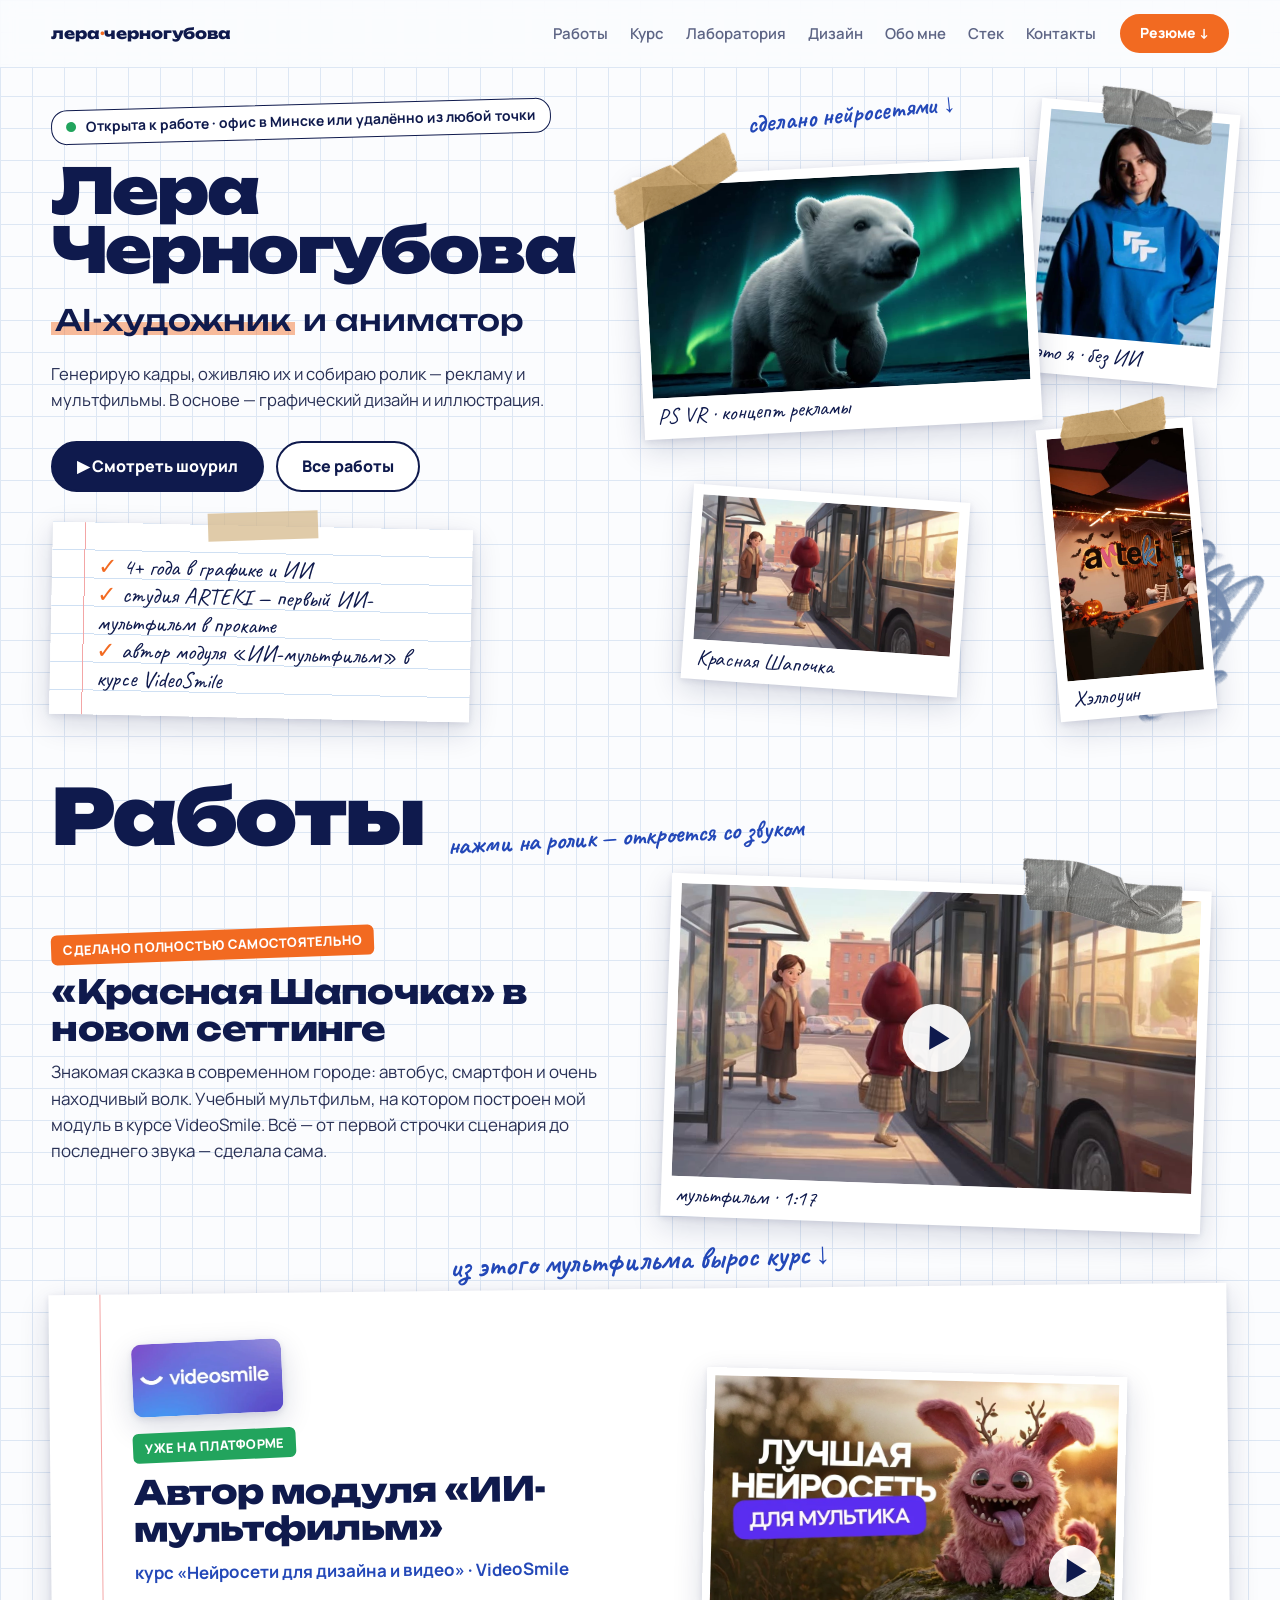
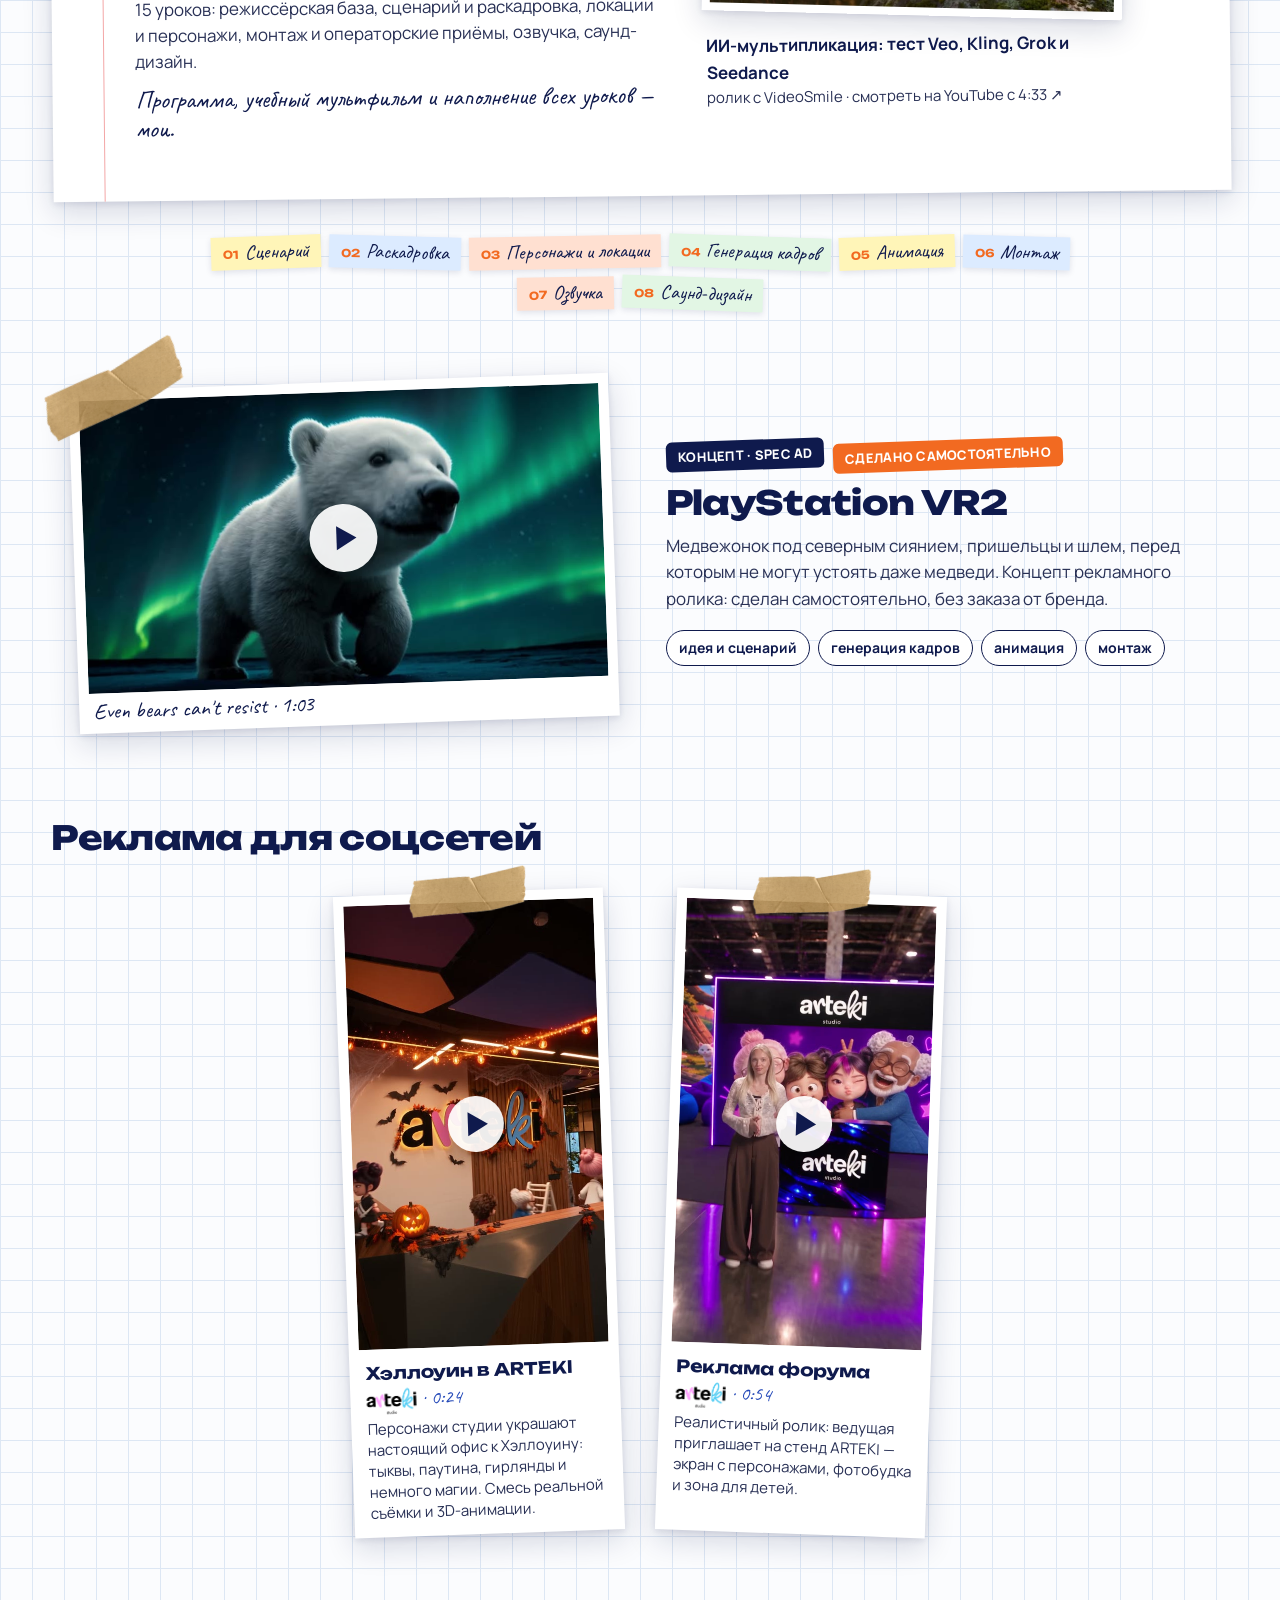
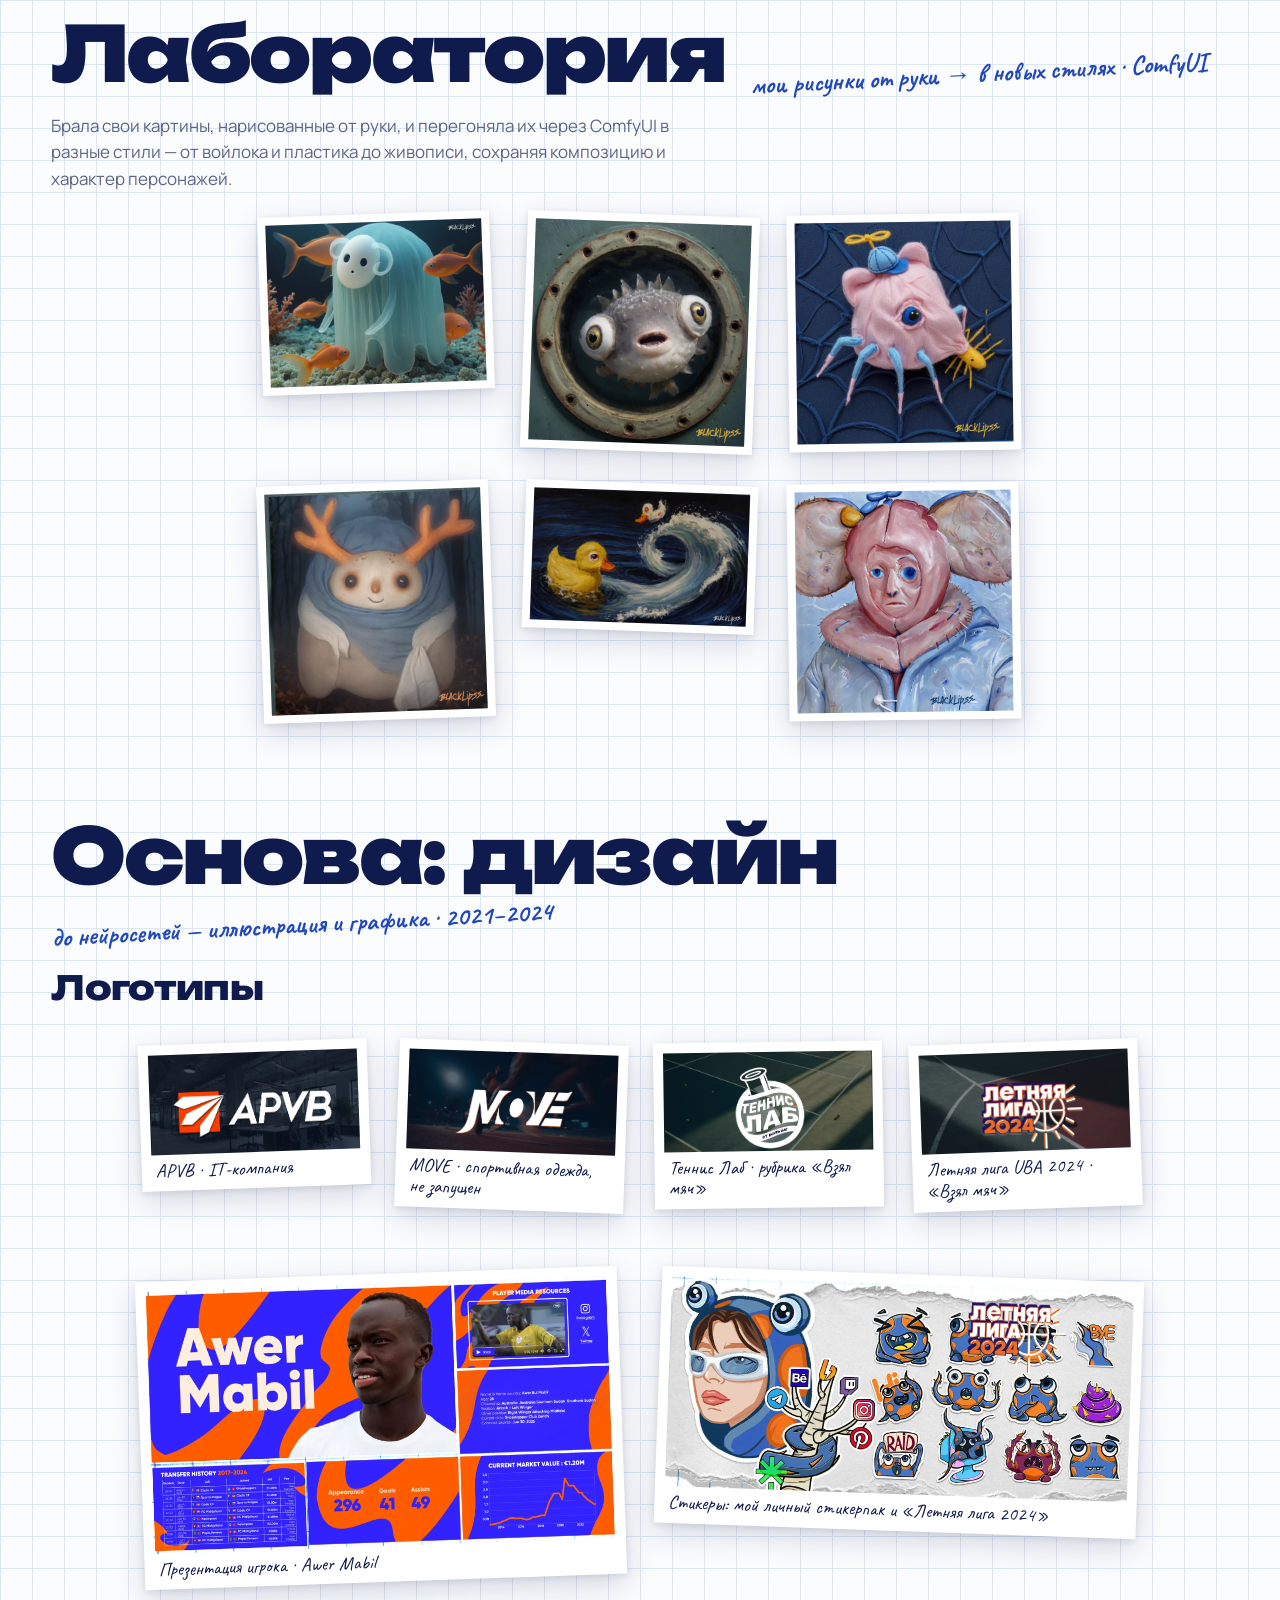
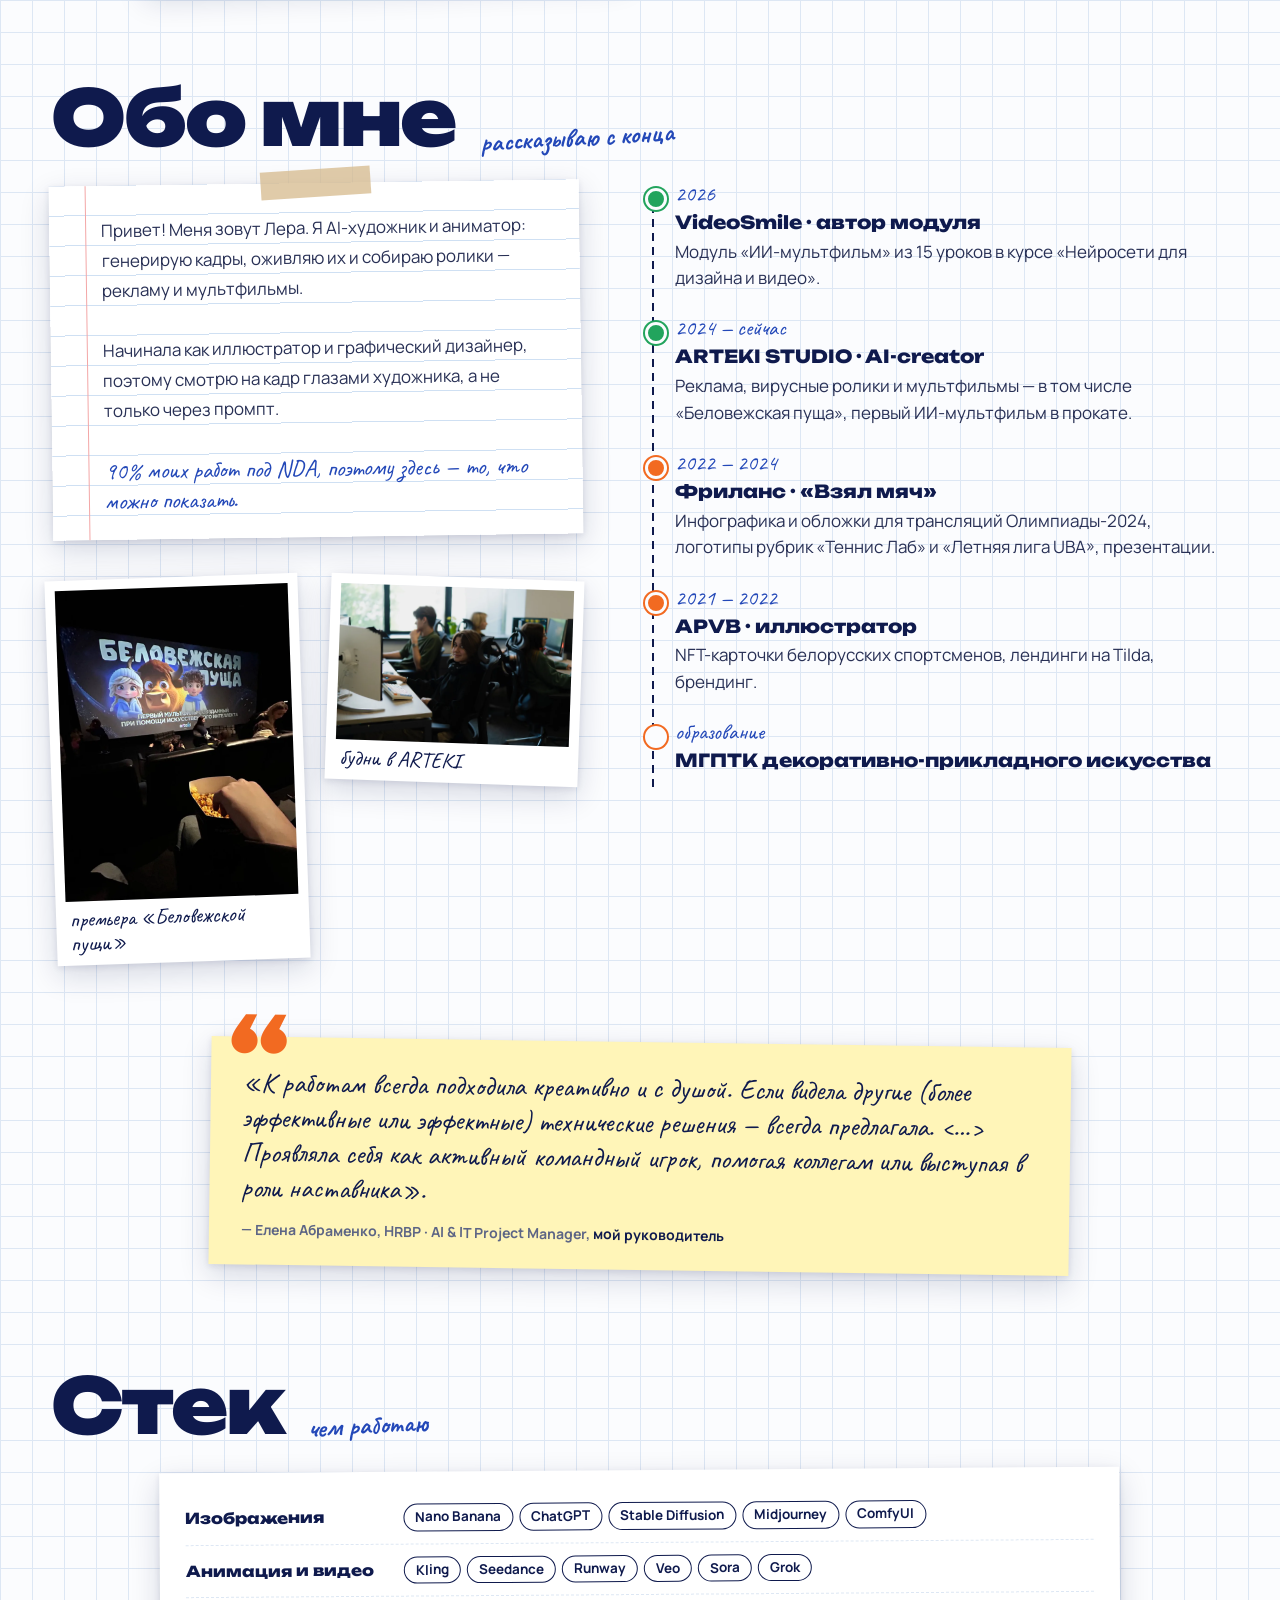
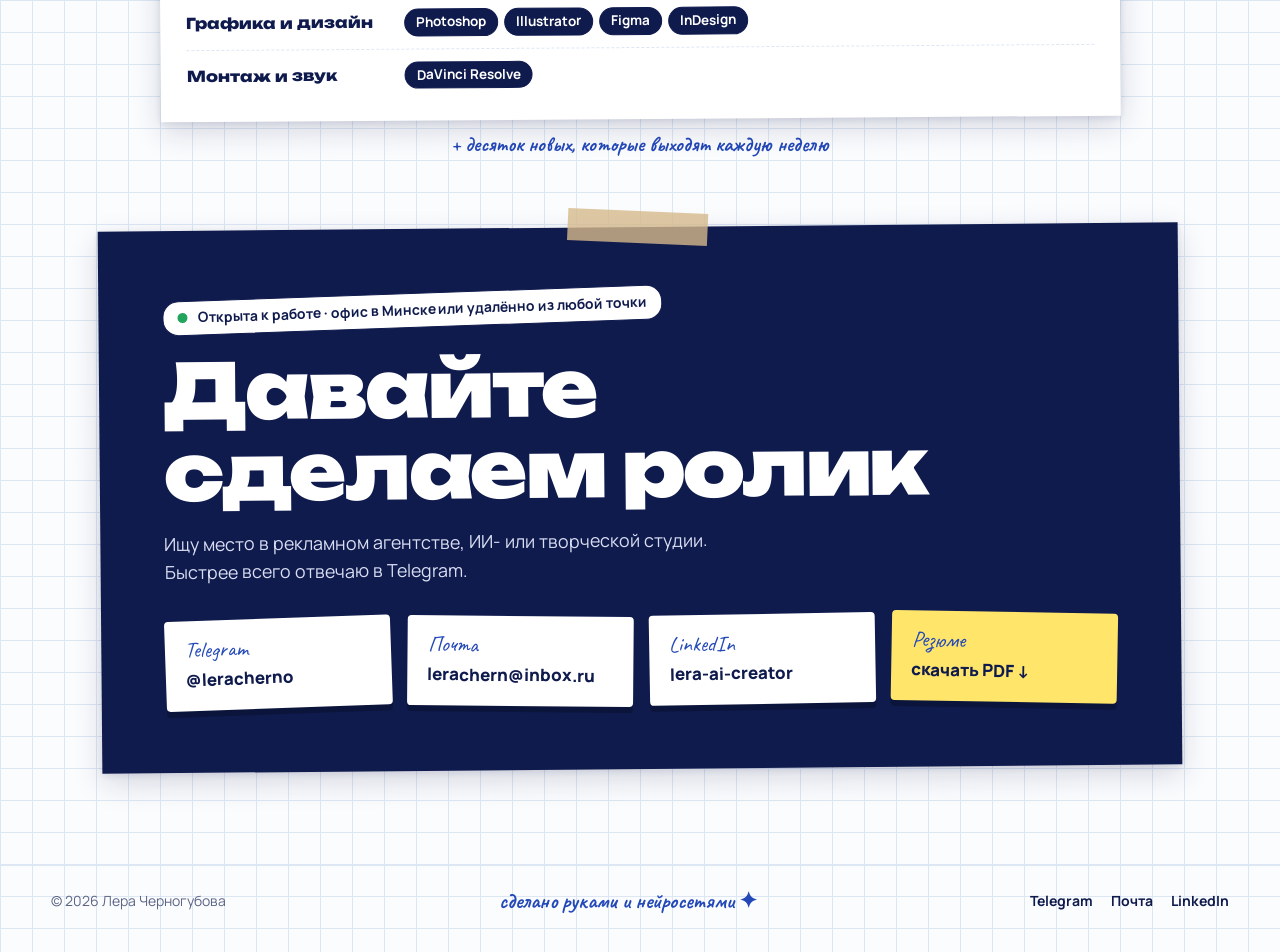
<file: index.html>
<!doctype html>
<html lang="ru">
<head>
  <meta charset="utf-8">
  <meta name="viewport" content="width=device-width, initial-scale=1">
  <title>Лера Черногубова — AI-художник и аниматор</title>
  <meta name="description" content="Генерирую кадры, оживляю их и собираю ролик. Реклама и мультфильмы с помощью нейросетей. Офис в Минске или удалённо из любой точки.">
  <meta name="theme-color" content="#0f1a4d">
  <link rel="icon" type="image/png" sizes="32x32" href="assets/img/favicon-32.png">
  <link rel="icon" type="image/png" sizes="64x64" href="assets/img/favicon-64.png">
  <link rel="apple-touch-icon" href="assets/img/apple-touch-icon.png">

  <link rel="canonical" href="https://lera-ai-creator.github.io/">
  <!-- Превью ссылки в LinkedIn, Telegram, на rabota.by.
       Соцсетям нужен полный путь к картинке. -->
  <meta property="og:type" content="website">
  <meta property="og:locale" content="ru_RU">
  <meta property="og:title" content="Лера Черногубова — AI-художник и аниматор">
  <meta property="og:description" content="Реклама и мультфильмы с помощью нейросетей. Ведущая курсов по ИИ-мультипликации. Открыта к работе: офис в Минске или удалённо.">
  <meta property="og:url" content="https://lera-ai-creator.github.io/">
  <meta property="og:image" content="https://lera-ai-creator.github.io/assets/img/og.jpg">
  <meta property="og:image:width" content="1200">
  <meta property="og:image:height" content="630">
  <meta name="twitter:card" content="summary_large_image">

  <!-- Карточка человека для поисковиков (schema.org). -->
  <script type="application/ld+json">
  {
    "@context": "https://schema.org",
    "@type": "Person",
    "name": "Лера Черногубова",
    "alternateName": "Lera Chernogubova",
    "jobTitle": "AI Creator — AI-художник и аниматор",
    "description": "Генерирую кадры, оживляю их и собираю ролик: реклама и мультфильмы с помощью нейросетей. Автор модуля «ИИ-мультфильм» в курсе VideoSmile.",
    "url": "https://lera-ai-creator.github.io/",
    "image": "https://lera-ai-creator.github.io/assets/img/photos/lera.webp",
    "email": "mailto:lerachern@inbox.ru",
    "address": { "@type": "PostalAddress", "addressLocality": "Минск", "addressCountry": "BY" },
    "worksFor": { "@type": "Organization", "name": "ARTEKI STUDIO" },
    "sameAs": ["https://www.linkedin.com/in/lera-ai-creator/", "https://t.me/leracherno"],
    "knowsAbout": ["генеративный ИИ", "AI-анимация", "ИИ-мультипликация", "нейросети", "Nano Banana", "ChatGPT", "ComfyUI", "Stable Diffusion",
                   "Midjourney", "Kling", "Veo", "Runway", "Seedance", "промпт-инжиниринг", "раскадровка",
                   "монтаж", "DaVinci Resolve", "саунд-дизайн", "графический дизайн", "иллюстрация", "Photoshop", "Illustrator", "Figma"]
  }
  </script>

  <link rel="preload" href="assets/fonts/unbounded-cyrillic.woff2" as="font" type="font/woff2" crossorigin>
  <link rel="stylesheet" href="assets/fonts/fonts.css">
  <link rel="stylesheet" href="css/style.css?v=37">
</head>
<body>

  <header class="topbar">
    <a class="logo" href="#top">лера<span>·</span>черногубова</a>
    <nav class="nav">
      <a href="#works">Работы</a>
      <a href="#course">Курс</a>
      <a href="#lab">Лаборатория</a>
      <a href="#design">Дизайн</a>
      <a href="#about">Обо мне</a>
      <a href="#stack">Стек</a>
      <a href="#contacts">Контакты</a>
    </nav>
    <a class="btn btn--small btn--orange" href="assets/cv/Lera_Chernogubova_CV.pdf" target="_blank" rel="noopener">Резюме ↓</a>
  </header>

  <main id="top">
    <section class="hero">
      <div class="hero__text">
        <p class="status"><i></i>Открыта к работе · офис в Минске или удалённо из любой точки</p>

        <h1 class="hero__name">Лера<br>Черногубова</h1>

        <p class="hero__role">
          <span class="marker">AI-художник</span> и аниматор
        </p>

        <p class="hero__lead">
          Генерирую кадры, оживляю их и собираю ролик — рекламу и мультфильмы.
          В основе — графический дизайн и иллюстрация.
        </p>

        <div class="hero__actions">
          <button class="btn btn--ink js-play" type="button" data-video="assets/video/full/showreel.mp4" data-poster="assets/video/preview/showreel.jpg" data-title="Шоурил · 2026">▶ Смотреть шоурил</button>
          <a class="btn btn--ghost" href="#works">Все работы</a>
        </div>

        <div class="note">
          <ul>
            <li>4+ года в графике и ИИ</li>
            <li>студия ARTEKI — первый ИИ-мультфильм в прокате</li>
            <li>автор модуля «ИИ-мультфильм» в курсе VideoSmile</li>
          </ul>
        </div>
      </div>

      <div class="collage" aria-label="Работы и фото">
        <figure class="polaroid p-main">
          <img class="tape tape--l" src="assets/img/decor/tape-kraft.webp" alt="">
          <video src="assets/video/preview/psvr.mp4" poster="assets/video/preview/psvr.jpg" autoplay muted loop playsinline></video>
          <figcaption>PS VR · концепт рекламы</figcaption>
        </figure>

        <figure class="polaroid p-photo">
          <img class="tape tape--r" src="assets/img/decor/tape-silver.webp" alt="">
          <img width="417" height="522" src="assets/img/photos/lera.webp?v=5" alt="Лера Черногубова">
          <figcaption>это я · без ИИ</figcaption>
        </figure>

        <figure class="polaroid p-hood">
          <video src="assets/video/preview/hood.mp4" poster="assets/video/preview/hood.jpg" autoplay muted loop playsinline></video>
          <figcaption>Красная Шапочка</figcaption>
        </figure>

        <figure class="polaroid p-phone">
          <img class="tape tape--c" src="assets/img/decor/tape-kraft.webp" alt="">
          <video src="assets/video/preview/halloween.mp4" poster="assets/video/preview/halloween.jpg" autoplay muted loop playsinline></video>
          <figcaption>Хэллоуин</figcaption>
        </figure>

        <img class="scribble" src="assets/img/decor/scribble-blue.webp" alt="">
        <span class="hand hand--arrow">сделано нейросетями ↓</span>
      </div>
    </section>

    <section class="works" id="works">
      <header class="section-head">
        <h2 class="section-title">Работы</h2>
        <p class="hand">нажми на ролик — откроется со звуком</p>
      </header>

      <!-- Красная Шапочка → курс → этапы (курс выше по просьбе Леры) -->
      <div class="hood-block">
        <article class="case case--reverse">
          <figure class="polaroid polaroid--flow case__media tilt-r">
            <img class="tape tape--r" src="assets/img/decor/tape-silver.webp" alt="">
            <button class="media js-play" data-video="assets/video/full/hood.mp4" data-poster="assets/video/preview/hood.jpg" data-title="«Красная Шапочка» в новом сеттинге" aria-label="Смотреть мультфильм «Красная Шапочка»">
              <video src="assets/video/preview/hood.mp4" poster="assets/video/preview/hood.jpg" data-autoplay muted loop playsinline preload="none"></video>
              <span class="play" aria-hidden="true"></span>
            </button>
            <figcaption>мультфильм · 1:17</figcaption>
          </figure>
          <div class="case__text">
            <span class="badge badge--solo">сделано полностью самостоятельно</span>
            <h3 class="case__title">«Красная Шапочка» в новом сеттинге</h3>
            <p>Знакомая сказка в современном городе: автобус, смартфон и очень находчивый волк. Учебный мультфильм, на котором построен мой модуль в курсе VideoSmile. Всё — от первой строчки сценария до последнего звука — сделала сама.</p>
          </div>
        </article>

        <p class="hand connector">из этого мультфильма вырос курс ↓</p>

        <article class="course" id="course">
          <div class="course__text">
            <img class="course__logo" src="assets/img/logos/videosmile.webp" alt="VideoSmile" width="190" height="92">
            <span class="badge badge--live">уже на платформе</span>
            <h3 class="case__title">Автор модуля «ИИ-мультфильм»</h3>
            <p class="course__org">курс «Нейросети для дизайна и видео» · VideoSmile</p>
            <p>15 уроков: режиссёрская база, сценарий и раскадровка, локации и персонажи, монтаж и операторские приёмы, озвучка, саунд-дизайн.</p>
            <p class="course__mine">Программа, учебный мультфильм и наполнение всех уроков — мои.</p>
          </div>
          <a class="yt" href="https://www.youtube.com/watch?v=H6b-jNBKcis&amp;t=273s" target="_blank" rel="noopener">
            <span class="yt__thumb">
              <img width="960" height="540" src="assets/img/misc/videosmile-thumb.webp" alt="" loading="lazy">
              <span class="play" aria-hidden="true"></span>
            </span>
            <span class="yt__text">
              <b>ИИ-мультипликация: тест Veo, Kling, Grok и Seedance</b>
              ролик с VideoSmile · смотреть на YouTube с 4:33 ↗
            </span>
          </a>
        </article>

        <ol class="pipeline" aria-label="Этапы работы над мультфильмом">
          <li><b>01</b>Сценарий</li>
          <li><b>02</b>Раскадровка</li>
          <li><b>03</b>Персонажи и локации</li>
          <li><b>04</b>Генерация кадров</li>
          <li><b>05</b>Анимация</li>
          <li><b>06</b>Монтаж</li>
          <li><b>07</b>Озвучка</li>
          <li><b>08</b>Саунд-дизайн</li>
        </ol>
      </div>

      <!-- PS VR -->
      <article class="case">
        <figure class="polaroid polaroid--flow case__media tilt-l">
          <img class="tape tape--l" src="assets/img/decor/tape-kraft.webp" alt="">
          <button class="media js-play" data-video="assets/video/full/psvr.mp4" data-poster="assets/video/preview/psvr.jpg" data-title="PlayStation VR2 · концепт рекламы" aria-label="Смотреть ролик PS VR">
            <video src="assets/video/preview/psvr.mp4" poster="assets/video/preview/psvr.jpg" data-autoplay muted loop playsinline preload="none"></video>
            <span class="play" aria-hidden="true"></span>
          </button>
          <figcaption>Even bears can't resist · 1:03</figcaption>
        </figure>
        <div class="case__text">
          <span class="badge badge--spec">концепт · spec ad</span>
          <span class="badge badge--solo">сделано самостоятельно</span>
          <h3 class="case__title">PlayStation VR2</h3>
          <p>Медвежонок под северным сиянием, пришельцы и шлем, перед которым не могут устоять даже медведи. Концепт рекламного ролика: сделан самостоятельно, без заказа от бренда.</p>
          <ul class="tags">
            <li>идея и сценарий</li><li>генерация кадров</li><li>анимация</li><li>монтаж</li>
          </ul>
        </div>
      </article>

      <!-- Реклама. Новая работа = скопировать <figure> и поменять файлы и подписи. -->
      <div class="ads">
        <h3 class="sub-title">Реклама для соцсетей</h3>
        <div class="ads__grid" id="ads-grid">
          <figure class="polaroid polaroid--flow ad tilt-l">
            <img class="tape tape--c" src="assets/img/decor/tape-kraft.webp" alt="">
            <button class="media js-play" data-video="assets/video/full/halloween.mp4" data-poster="assets/video/preview/halloween.jpg" data-title="Хэллоуин в ARTEKI · ARTEKI STUDIO" aria-label="Смотреть ролик «Хэллоуин в ARTEKI»">
              <video src="assets/video/preview/halloween.mp4" poster="assets/video/preview/halloween.jpg" data-autoplay muted loop playsinline preload="none"></video>
              <span class="play" aria-hidden="true"></span>
            </button>
            <figcaption>
              <b>Хэллоуин в ARTEKI</b>
              <span class="ad__who"><img class="ad__logo" src="assets/img/logos/arteki.webp" alt="ARTEKI STUDIO"> · 0:24</span>
              <span class="ad__text">Персонажи студии украшают настоящий офис к Хэллоуину: тыквы, паутина, гирлянды и немного магии. Смесь реальной съёмки и 3D-анимации.</span>
            </figcaption>
          </figure>
          <figure class="polaroid polaroid--flow ad tilt-r">
            <img class="tape tape--c" src="assets/img/decor/tape-kraft.webp" alt="">
            <button class="media js-play" data-video="assets/video/full/forum.mp4" data-poster="assets/video/preview/forum.jpg" data-title="Реклама форума · ARTEKI STUDIO" aria-label="Смотреть рекламу форума">
              <video src="assets/video/preview/forum.mp4" poster="assets/video/preview/forum.jpg" data-autoplay muted loop playsinline preload="none"></video>
              <span class="play" aria-hidden="true"></span>
            </button>
            <figcaption>
              <b>Реклама форума</b>
              <span class="ad__who"><img class="ad__logo" src="assets/img/logos/arteki.webp" alt="ARTEKI STUDIO"> · 0:54</span>
              <span class="ad__text">Реалистичный ролик: ведущая приглашает на стенд ARTEKI — экран с персонажами, фотобудка и зона для детей.</span>
            </figcaption>
          </figure>
        </div>
      </div>
    </section>

    <section class="lab" id="lab">
      <header class="section-head">
        <h2 class="section-title">Лаборатория</h2>
        <p class="hand">мои рисунки от руки → в новых стилях · ComfyUI</p>
      </header>

      <p class="lab__task">Брала свои картины, нарисованные от руки, и перегоняла их через ComfyUI в разные стили — от войлока и пластика до живописи, сохраняя композицию и характер персонажей.</p>

      <!-- Арты. Новый арт = скопировать <button> и поменять путь к картинке. -->
      <div class="arts" id="arts-grid">
        <button class="art polaroid polaroid--flow js-zoom tilt-l" data-img="assets/img/lab/art-2.webp" data-title="Мой рисунок в новом стиле · ComfyUI" aria-label="Открыть арт 1">
          <img width="1200" height="900" src="assets/img/lab/art-2.webp" alt="Мой рисунок от руки, перерисованный в новом стиле через ComfyUI — арт 1" loading="lazy">
        </button>
        <button class="art polaroid polaroid--flow js-zoom tilt-r" data-img="assets/img/lab/art-7.webp" data-title="Мой рисунок в новом стиле · ComfyUI" aria-label="Открыть арт 2">
          <img width="1174" height="1200" src="assets/img/lab/art-7.webp" alt="Мой рисунок от руки, перерисованный в новом стиле через ComfyUI — арт 2" loading="lazy">
        </button>
        <button class="art polaroid polaroid--flow js-zoom tilt-s" data-img="assets/img/lab/art-6.webp" data-title="Мой рисунок в новом стиле · ComfyUI" aria-label="Открыть арт 3">
          <img width="1174" height="1200" src="assets/img/lab/art-6.webp" alt="Мой рисунок от руки, перерисованный в новом стиле через ComfyUI — арт 3" loading="lazy">
        </button>
        <button class="art polaroid polaroid--flow js-zoom tilt-l" data-img="assets/img/lab/art-8.webp" data-title="Мой рисунок в новом стиле · ComfyUI" aria-label="Открыть арт 4">
          <img width="1174" height="1200" src="assets/img/lab/art-8.webp" alt="Мой рисунок от руки, перерисованный в новом стиле через ComfyUI — арт 4" loading="lazy">
        </button>
        <button class="art polaroid polaroid--flow js-zoom tilt-r" data-img="assets/img/lab/art-3.webp" data-title="Мой рисунок в новом стиле · ComfyUI" aria-label="Открыть арт 5">
          <img width="1200" height="734" src="assets/img/lab/art-3.webp" alt="Мой рисунок от руки, перерисованный в новом стиле через ComfyUI — арт 5" loading="lazy">
        </button>
        <button class="art polaroid polaroid--flow js-zoom tilt-s" data-img="assets/img/lab/art-5.webp" data-title="Мой рисунок в новом стиле · ComfyUI" aria-label="Открыть арт 6">
          <img width="1174" height="1200" src="assets/img/lab/art-5.webp" alt="Мой рисунок от руки, перерисованный в новом стиле через ComfyUI — арт 6" loading="lazy">
        </button>
      </div>
    </section>

    <section class="design" id="design">
      <header class="section-head">
        <h2 class="section-title">Основа: дизайн</h2>
        <p class="hand">до нейросетей — иллюстрация и графика · 2021–2024</p>
      </header>

      <h3 class="sub-title">Логотипы</h3>
      <div class="d-logos">
          <figure class="polaroid polaroid--flow d-tile tilt-l">
            <button class="media js-zoom" data-img="assets/img/design/logo-apvb.webp" data-title="APVB · IT-компания" aria-label="Открыть: APVB · IT-компания">
              <img width="1058" height="504" src="assets/img/design/logo-apvb.webp" alt="APVB · IT-компания" loading="lazy">
            </button>
            <figcaption>APVB · IT-компания</figcaption>
          </figure>
          <figure class="polaroid polaroid--flow d-tile tilt-r">
            <button class="media js-zoom" data-img="assets/img/design/logo-move.webp" data-title="MOVE · спортивная одежда, не запущен" aria-label="Открыть: MOVE · спортивная одежда, не запущен">
              <img width="1051" height="504" src="assets/img/design/logo-move.webp" alt="MOVE · спортивная одежда, не запущен" loading="lazy">
            </button>
            <figcaption>MOVE · спортивная одежда, не запущен</figcaption>
          </figure>
          <figure class="polaroid polaroid--flow d-tile tilt-s">
            <button class="media js-zoom" data-img="assets/img/design/logo-tennis.webp" data-title="Теннис Лаб · рубрика «Взял мяч»" aria-label="Открыть: Теннис Лаб · рубрика «Взял мяч»">
              <img width="1058" height="499" src="assets/img/design/logo-tennis.webp" alt="Теннис Лаб · рубрика «Взял мяч»" loading="lazy">
            </button>
            <figcaption>Теннис Лаб · рубрика «Взял мяч»</figcaption>
          </figure>
          <figure class="polaroid polaroid--flow d-tile tilt-l">
            <button class="media js-zoom" data-img="assets/img/design/logo-league.webp" data-title="Летняя лига UBA 2024 · «Взял мяч»" aria-label="Открыть: Летняя лига UBA 2024 · «Взял мяч»">
              <img width="1056" height="499" src="assets/img/design/logo-league.webp" alt="Летняя лига UBA 2024 · «Взял мяч»" loading="lazy">
            </button>
            <figcaption>Летняя лига UBA 2024 · «Взял мяч»</figcaption>
          </figure>
      </div>

      <div class="d-pair">
          <figure class="polaroid polaroid--flow d-tile tilt-l">
            <button class="media js-zoom" data-img="assets/img/design/slides.webp" data-title="Презентация игрока · Awer Mabil" aria-label="Открыть: Презентация игрока · Awer Mabil">
              <img width="1600" height="906" src="assets/img/design/slides.webp" alt="Презентация игрока · Awer Mabil" loading="lazy">
            </button>
            <figcaption>Презентация игрока · Awer Mabil</figcaption>
          </figure>
          <figure class="polaroid polaroid--flow d-tile tilt-r">
            <button class="media js-zoom" data-img="assets/img/design/stickers.webp" data-title="Стикеры: мой личный стикерпак и «Летняя лига 2024»" aria-label="Открыть: Стикеры: мой личный стикерпак и «Летняя лига 2024»">
              <img width="1600" height="729" src="assets/img/design/stickers.webp" alt="Стикеры: мой личный стикерпак и «Летняя лига 2024»" loading="lazy">
            </button>
            <figcaption>Стикеры: мой личный стикерпак и «Летняя лига 2024»</figcaption>
          </figure>
      </div>
    </section>

    <section class="about" id="about">
      <header class="section-head">
        <h2 class="section-title">Обо мне</h2>
        <p class="hand">рассказываю с конца</p>
      </header>

      <div class="about__grid">
        <div class="about__left">
          <div class="paper">
            <p>Привет! Меня зовут Лера. Я AI-художник и аниматор: генерирую кадры, оживляю их и собираю ролики — рекламу и мультфильмы.</p>
            <p>Начинала как иллюстратор и графический дизайнер, поэтому смотрю на кадр глазами художника, а не только через промпт.</p>
            <p class="paper__note">90% моих работ под NDA, поэтому здесь — то, что можно показать.</p>
          </div>

          <div class="about__photos">
            <figure class="polaroid polaroid--flow tilt-l">
              <img width="750" height="1000" src="assets/img/photos/pushcha-cinema.webp" alt="Премьера мультфильма «Беловежская пуща» в кинотеатре" loading="lazy">
              <figcaption>премьера «Беловежской пущи»</figcaption>
            </figure>
            <figure class="polaroid polaroid--flow tilt-r">
              <img width="1000" height="667" src="assets/img/photos/arteki-office.webp" alt="Рабочий день в студии ARTEKI" loading="lazy">
              <figcaption>будни в ARTEKI</figcaption>
            </figure>
          </div>
        </div>

        <ol class="timeline">
          <li>
            <span class="timeline__when">2026</span>
            <b>VideoSmile · автор модуля</b>
            Модуль «ИИ-мультфильм» из 15 уроков в курсе «Нейросети для дизайна и видео».
          </li>
          <li>
            <span class="timeline__when">2024 — сейчас</span>
            <b>ARTEKI STUDIO · AI-creator</b>
            Реклама, вирусные ролики и мультфильмы — в том числе «Беловежская пуща», первый ИИ-мультфильм в прокате.
          </li>
          <li>
            <span class="timeline__when">2022 — 2024</span>
            <b>Фриланс · «Взял мяч»</b>
            Инфографика и обложки для трансляций Олимпиады-2024, логотипы рубрик «Теннис Лаб» и «Летняя лига UBA», презентации.
          </li>
          <li>
            <span class="timeline__when">2021 — 2022</span>
            <b>APVB · иллюстратор</b>
            NFT-карточки белорусских спортсменов, лендинги на Tilda, брендинг.
          </li>
          <li class="timeline__edu">
            <span class="timeline__when">образование</span>
            <b>МГПТК декоративно-прикладного искусства</b>
          </li>
        </ol>
      </div>

      <blockquote class="quote">
        <p>«К работам всегда подходила креативно и с душой. Если видела другие (более эффективные или эффектные) технические решения — всегда предлагала. &lt;…&gt; Проявляла себя как активный командный игрок, помогая коллегам или выступая в роли наставника».</p>
        <footer>— Елена Абраменко, HRBP · AI &amp; IT Project Manager, <span>мой руководитель</span></footer>
      </blockquote>

    </section>

    <section class="stack" id="stack">
      <header class="section-head">
        <h2 class="section-title">Стек</h2>
        <p class="hand">чем работаю</p>
      </header>

      <div class="stack__card">
        <div class="stack__row">
          <h3>Изображения</h3>
          <ul class="stack__chips"><li>Nano Banana</li><li>ChatGPT</li><li>Stable Diffusion</li><li>Midjourney</li><li>ComfyUI</li></ul>
        </div>
        <div class="stack__row">
          <h3>Анимация и видео</h3>
          <ul class="stack__chips"><li>Kling</li><li>Seedance</li><li>Runway</li><li>Veo</li><li>Sora</li><li>Grok</li></ul>
        </div>
        <div class="stack__row">
          <h3>Графика и дизайн</h3>
          <ul class="stack__chips"><li>Photoshop</li><li>Illustrator</li><li>Figma</li><li>InDesign</li></ul>
        </div>
        <div class="stack__row">
          <h3>Монтаж и звук</h3>
          <ul class="stack__chips"><li>DaVinci Resolve</li></ul>
        </div>
      </div>
      <p class="hand stack__more">+ десяток новых, которые выходят каждую неделю</p>
    </section>

    <section class="contacts" id="contacts">
      <div class="contacts__inner">
        <p class="status"><i></i>Открыта к работе · офис в Минске или удалённо из любой точки</p>
        <h2 class="section-title">Давайте<br>сделаем ролик</h2>
        <p class="contacts__lead">Ищу место в рекламном агентстве, ИИ- или творческой студии. Быстрее всего отвечаю в Telegram.</p>

        <div class="links">
          <a class="link-card link-card--tg" href="https://t.me/leracherno" target="_blank" rel="noopener">
            <span class="link-card__label">Telegram</span>
            <span class="link-card__value">@leracherno</span>
          </a>
          <a class="link-card link-card--mail" href="mailto:lerachern@inbox.ru">
            <span class="link-card__label">Почта</span>
            <span class="link-card__value">lerachern@inbox.ru</span>
          </a>
          <a class="link-card link-card--in" href="https://www.linkedin.com/in/lera-ai-creator/" target="_blank" rel="noopener">
            <span class="link-card__label">LinkedIn</span>
            <span class="link-card__value">lera-ai-creator</span>
          </a>
          <a class="link-card link-card--cv" href="assets/cv/Lera_Chernogubova_CV.pdf" download>
            <span class="link-card__label">Резюме</span>
            <span class="link-card__value">скачать PDF ↓</span>
          </a>
        </div>
      </div>
    </section>
  </main>

  <footer class="footer">
    <span>© 2026 Лера Черногубова</span>
    <span class="hand">сделано руками и нейросетями ✦</span>
    <nav class="footer__links">
      <a href="https://t.me/leracherno" target="_blank" rel="noopener">Telegram</a>
      <a href="mailto:lerachern@inbox.ru">Почта</a>
      <a href="https://www.linkedin.com/in/lera-ai-creator/" target="_blank" rel="noopener">LinkedIn</a>
    </nav>
  </footer>

  <dialog class="player" id="player" aria-label="Просмотр ролика">
    <button class="player__close" type="button" aria-label="Закрыть">×</button>
    <video controls playsinline preload="none"></video>
    <img class="player__img" alt="">
    <p class="player__title"></p>
  </dialog>
  <script src="js/main.js?v=23"></script>
</body>
</html>
</file>
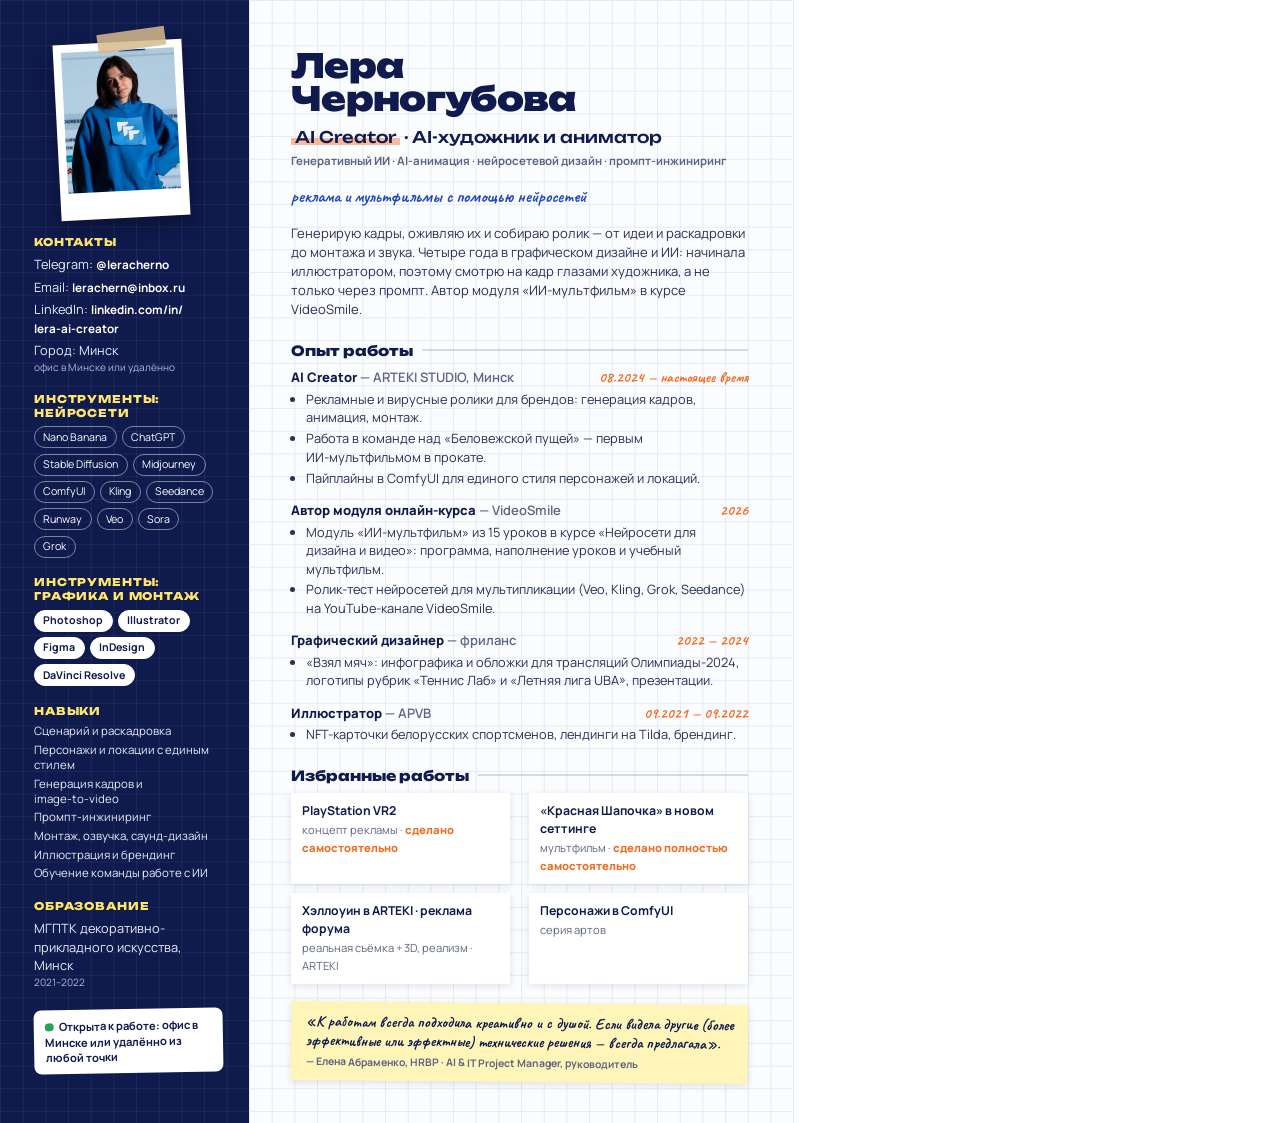
<file: cv/cv.html>
<!doctype html>
<html lang="ru">
<head>
<meta charset="utf-8">
<title>Лера Черногубова — резюме</title>
<link rel="stylesheet" href="../assets/fonts/fonts.css">
<style>
  /* Резюме на одну страницу A4. PDF: python build_cv.py */
  @page { size: A4; margin: 0; }
  :root {
    --ink: #0f1a4d; --text: #283055; --muted: #5d6585; --blue: #2348b8;
    --orange: #f26a21; --paper: #fbfcfe; --grid: #e3ebf6;
  }
  * { box-sizing: border-box; }
  html, body { margin: 0; }
  body {
    width: 210mm; height: 297mm; overflow: hidden;
    font: 9.6pt/1.45 'Manrope', Arial, sans-serif; color: var(--text);
    background: #fff;
    -webkit-print-color-adjust: exact; print-color-adjust: exact;
  }
  .page { display: grid; grid-template-columns: 66mm 1fr; height: 297mm; }
  .side { grid-column: 1; grid-row: 1; }
  .main { grid-column: 2; grid-row: 1; }
  .nw { white-space: nowrap; }

  /* ---- левая колонка ---- */
  .side {
    padding: 11mm 7mm 8mm 9mm; color: #e7ebf8;
    background:
      linear-gradient(rgba(255,255,255,.06) 1px, transparent 1px),
      linear-gradient(90deg, rgba(255,255,255,.06) 1px, transparent 1px),
      var(--ink);
    background-size: 6mm 6mm;
  }
  .photo {
    width: 34mm; margin: 0 0 4mm 6mm; padding: 2mm 2mm 7mm; background: #fff;
    transform: rotate(-3deg); box-shadow: 0 2mm 5mm rgba(0,0,0,.35); position: relative;
  }
  .photo img { display: block; width: 100%; aspect-ratio: 4 / 5; object-fit: cover; }
  .photo::before {
    content: ""; position: absolute; top: -3mm; left: 12mm; width: 18mm; height: 5mm;
    background: rgba(214,186,140,.85); transform: rotate(-5deg);
  }
  .side h3 {
    margin: 4.6mm 0 1.8mm; font: 800 8pt 'Unbounded', sans-serif; letter-spacing: .08em;
    text-transform: uppercase; color: #ffe66b;
  }
  .side ul { margin: 0; padding: 0; list-style: none; }
  .side li { margin: 0 0 1mm; }
  .side small { display: block; color: #aeb7d8; font-size: 7.6pt; }
  .skills { font-size: 8.6pt; line-height: 1.3; }
  .contacts a { color: #fff; text-decoration: none; font-weight: 700; font-size: 8.8pt; }
  .chips { display: flex; flex-wrap: wrap; gap: 1.4mm; }
  .chips li { margin: 0; padding: .6mm 2.2mm; border: .3mm solid rgba(255,255,255,.45); border-radius: 3mm; font-size: 8pt; color: #fff; }
  .chips.classic li { background: #fff; color: var(--ink); border-color: #fff; font-weight: 700; }
  .status {
    margin-top: 5mm; padding: 2.5mm 3mm; background: #fff; color: var(--ink); border-radius: 2mm;
    font-weight: 700; font-size: 8.4pt; line-height: 1.35; transform: rotate(-1deg);
  }
  .status i { display: inline-block; width: 2.2mm; height: 2.2mm; border-radius: 50%; background: #22a45d; margin-right: 1.5mm; }

  /* ---- правая колонка ---- */
  .main {
    padding: 13mm 12mm 10mm 11mm;
    background:
      linear-gradient(var(--grid) 1px, transparent 1px),
      linear-gradient(90deg, var(--grid) 1px, transparent 1px),
      var(--paper);
    background-size: 6mm 6mm;
  }
  h1 { margin: 0; font: 900 25pt/1 'Unbounded', sans-serif; color: var(--ink); letter-spacing: -.02em; }
  .role { margin: 3mm 0 0; font: 500 12pt 'Unbounded', sans-serif; color: var(--ink); }
  .role mark { background: linear-gradient(transparent 55%, rgba(242,106,33,.45) 55%, rgba(242,106,33,.45) 92%, transparent 92%); color: inherit; padding: 0 1mm; }
  .hand { font: 700 13pt/1.15 'Caveat', cursive; color: var(--blue); }
  .keys { margin: 1.6mm 0 0; font-size: 8.6pt; font-weight: 700; color: var(--muted); }
  .lead { margin: 4mm 0 0; font-size: 9.8pt; }
  h2 {
    margin: 6mm 0 2.5mm; font: 800 10.5pt 'Unbounded', sans-serif; color: var(--ink);
    display: flex; align-items: center; gap: 2.5mm;
  }
  h2::after { content: ""; flex: 1; height: .4mm; background: var(--ink); opacity: .15; }
  .job { margin: 0 0 3.6mm; break-inside: avoid; }
  .job header { display: flex; justify-content: space-between; align-items: baseline; gap: 3mm; }
  .job b { font: 800 9.8pt 'Manrope', sans-serif; color: var(--ink); }
  .job .when { flex: none; font: 700 11pt 'Caveat', cursive; color: var(--orange); }
  .job .where { color: var(--muted); font-weight: 600; }
  .job ul { margin: 1mm 0 0; padding-left: 4mm; }
  .job li { margin: 0 0 .6mm; }
  .projects { display: grid; grid-template-columns: 1fr 1fr; gap: 2.5mm 5mm; }
  .projects div { padding: 2.4mm 3mm; background: #fff; box-shadow: 0 .6mm 2mm rgba(15,26,77,.12); }
  .projects b { display: block; color: var(--ink); font-size: 9.2pt; }
  .projects span { font-size: 8.4pt; color: var(--muted); }
  .projects .solo { color: var(--orange); font-weight: 800; }
  .quote {
    margin: 5mm 0 0; padding: 3mm 4mm; background: #fff5b8; transform: rotate(.5deg);
    box-shadow: 0 .6mm 2mm rgba(15,26,77,.12);
  }
  .quote p { margin: 0; font: 700 11.5pt/1.2 'Caveat', cursive; color: var(--ink); }
  .quote footer { margin-top: 1.2mm; font-size: 7.8pt; color: var(--muted); font-weight: 700; }
</style>
</head>
<body>
<div class="page">
  <main class="main">
    <h1>Лера<br>Черногубова</h1>
    <p class="role"><mark>AI Creator</mark> · AI-художник и аниматор</p>
    <p class="keys">Генеративный ИИ · AI-анимация · нейросетевой дизайн · промпт-инжиниринг</p>
    <p class="hand">реклама и мультфильмы с помощью нейросетей</p>
    <p class="lead">Генерирую кадры, оживляю их и собираю ролик — от идеи и раскадровки до монтажа и звука. Четыре года в графическом дизайне и ИИ: начинала иллюстратором, поэтому смотрю на кадр глазами художника, а не только через промпт. Автор модуля «ИИ-мультфильм» в курсе VideoSmile.</p>

    <h2>Опыт работы</h2>
    <div class="job">
      <header><b>AI Creator <span class="where">— ARTEKI STUDIO, Минск</span></b><span class="when">08.2024 — настоящее время</span></header>
      <ul>
        <li>Рекламные и вирусные ролики для брендов: генерация кадров, анимация, монтаж.</li>
        <li>Работа в команде над «Беловежской пущей» — первым <span class="nw">ИИ-мультфильмом</span> в прокате.</li>
        <li>Пайплайны в ComfyUI для единого стиля персонажей и локаций.</li>
      </ul>
    </div>
    <div class="job">
      <header><b>Автор модуля онлайн-курса <span class="where">— VideoSmile</span></b><span class="when">2026</span></header>
      <ul>
        <li>Модуль «ИИ-мультфильм» из 15 уроков в курсе «Нейросети для дизайна и видео»: программа, наполнение уроков и учебный мультфильм.</li>
        <li>Ролик-тест нейросетей для мультипликации (Veo, Kling, Grok, Seedance) на YouTube-канале VideoSmile.</li>
      </ul>
    </div>
    <div class="job">
      <header><b>Графический дизайнер <span class="where">— фриланс</span></b><span class="when">2022 — 2024</span></header>
      <ul>
        <li>«Взял мяч»: инфографика и обложки для трансляций Олимпиады-2024, логотипы рубрик «Теннис Лаб» и «Летняя лига UBA», презентации.</li>
      </ul>
    </div>
    <div class="job">
      <header><b>Иллюстратор <span class="where">— APVB</span></b><span class="when">09.2021 — 09.2022</span></header>
      <ul>
        <li>NFT-карточки белорусских спортсменов, лендинги на Tilda, брендинг.</li>
      </ul>
    </div>

    <h2>Избранные работы</h2>
    <div class="projects">
      <div><b>PlayStation VR2</b><span>концепт рекламы · <span class="solo">сделано самостоятельно</span></span></div>
      <div><b>«Красная Шапочка» в новом сеттинге</b><span>мультфильм · <span class="solo">сделано полностью самостоятельно</span></span></div>
      <div><b>Хэллоуин в ARTEKI · реклама форума</b><span>реальная съёмка + 3D, реализм · ARTEKI</span></div>
      <div><b>Персонажи в ComfyUI</b><span>серия артов</span></div>
    </div>

    <blockquote class="quote">
      <p>«К работам всегда подходила креативно и с душой. Если видела другие (более эффективные или эффектные) технические решения — всегда предлагала».</p>
      <footer>— Елена Абраменко, HRBP · AI &amp; IT Project Manager, руководитель</footer>
    </blockquote>
  </main>

  <aside class="side">
    <figure class="photo"><img src="../assets/img/photos/lera.webp" alt=""></figure>

    <h3>Контакты</h3>
    <ul class="contacts">
      <li>Telegram: <a href="https://t.me/leracherno">@leracherno</a></li>
      <li>Email: <a href="mailto:lerachern@inbox.ru">lerachern@inbox.ru</a></li>
      <li>LinkedIn: <a href="https://www.linkedin.com/in/lera-ai-creator/">linkedin.com/in/<br>lera-ai-creator</a></li>
      <li>Город: Минск<small>офис в Минске или удалённо</small></li>
    </ul>

    <h3>Инструменты: нейросети</h3>
    <ul class="chips">
      <li>Nano Banana</li><li>ChatGPT</li><li>Stable Diffusion</li><li>Midjourney</li><li>ComfyUI</li><li>Kling</li><li>Seedance</li><li>Runway</li><li>Veo</li><li>Sora</li><li>Grok</li>
    </ul>
    <h3>Инструменты: графика и монтаж</h3>
    <ul class="chips classic">
      <li>Photoshop</li><li>Illustrator</li><li>Figma</li><li>InDesign</li><li>DaVinci Resolve</li>
    </ul>

    <h3>Навыки</h3>
    <ul class="skills">
      <li>Сценарий и раскадровка</li>
      <li>Персонажи и локации с единым стилем</li>
      <li>Генерация кадров и <span class="nw">image-to-video</span></li>
      <li>Промпт-инжиниринг</li>
      <li>Монтаж, озвучка, саунд-дизайн</li>
      <li>Иллюстрация и брендинг</li>
      <li>Обучение команды работе с ИИ</li>
    </ul>

    <h3>Образование</h3>
    <ul><li>МГПТК декоративно-прикладного искусства, Минск<small>2021–2022</small></li></ul>

    <p class="status"><i></i>Открыта к работе: офис в Минске или удалённо из любой точки</p>
  </aside>
</div>
</body>
</html>
</file>
<file: assets/fonts/fonts.css>
@font-face { font-family: 'Caveat'; font-style: normal; font-weight: 400 700; font-display: swap; src: url(caveat-cyrillic.woff2) format('woff2'); unicode-range: U+0301, U+0400-045F, U+0490-0491, U+04B0-04B1, U+2116; }
@font-face { font-family: 'Caveat'; font-style: normal; font-weight: 400 700; font-display: swap; src: url(caveat-latin.woff2) format('woff2'); unicode-range: U+0000-00FF, U+0131, U+0152-0153, U+02BB-02BC, U+02C6, U+02DA, U+02DC, U+0304, U+0308, U+0329, U+2000-206F, U+20AC, U+2122, U+2191, U+2193, U+2212, U+2215, U+FEFF, U+FFFD; }
@font-face { font-family: 'Manrope'; font-style: normal; font-weight: 200 800; font-display: swap; src: url(manrope-cyrillic.woff2) format('woff2'); unicode-range: U+0301, U+0400-045F, U+0490-0491, U+04B0-04B1, U+2116; }
@font-face { font-family: 'Manrope'; font-style: normal; font-weight: 200 800; font-display: swap; src: url(manrope-latin.woff2) format('woff2'); unicode-range: U+0000-00FF, U+0131, U+0152-0153, U+02BB-02BC, U+02C6, U+02DA, U+02DC, U+0304, U+0308, U+0329, U+2000-206F, U+20AC, U+2122, U+2191, U+2193, U+2212, U+2215, U+FEFF, U+FFFD; }
@font-face { font-family: 'Unbounded'; font-style: normal; font-weight: 200 900; font-display: swap; src: url(unbounded-cyrillic.woff2) format('woff2'); unicode-range: U+0301, U+0400-045F, U+0490-0491, U+04B0-04B1, U+2116; }
@font-face { font-family: 'Unbounded'; font-style: normal; font-weight: 200 900; font-display: swap; src: url(unbounded-latin.woff2) format('woff2'); unicode-range: U+0000-00FF, U+0131, U+0152-0153, U+02BB-02BC, U+02C6, U+02DA, U+02DC, U+0304, U+0308, U+0329, U+2000-206F, U+20AC, U+2122, U+2191, U+2193, U+2212, U+2215, U+FEFF, U+FFFD; }
</file>
<file: css/style.css>
:root {
  --paper: #fbfcfe;
  --grid: #dde7f4;
  --ink: #0f1a4d;
  --text: #283055;
  --muted: #5d6585;
  --blue: #2348b8;
  --orange: #f26a21;
  --green: #22a45d;
  --shadow: 0 10px 30px rgba(15, 26, 77, .16), 0 2px 6px rgba(15, 26, 77, .10);

  --f-display: 'Unbounded', 'Arial Black', sans-serif;
  --f-body: 'Manrope', 'Segoe UI', Arial, sans-serif;
  --f-hand: 'Caveat', 'Segoe Print', cursive;

  --gutter: clamp(16px, 4vw, 56px);
}

* { box-sizing: border-box; }
html { scroll-behavior: smooth; }
body {
  margin: 0;
  color: var(--text);
  font-family: var(--f-body);
  font-size: 17px;
  line-height: 1.55;
  background-color: var(--paper);
  /* тетрадь в клетку */
  background-image:
    linear-gradient(var(--grid) 1px, transparent 1px),
    linear-gradient(90deg, var(--grid) 1px, transparent 1px);
  background-size: 32px 32px;
  overflow-x: hidden;
}
img, video { display: block; max-width: 100%; height: auto; }
a { color: inherit; }

/* ---------- шапка ---------- */
.topbar {
  position: sticky; top: 0; z-index: 50;
  display: flex; align-items: center; gap: 24px;
  padding: 14px var(--gutter);
  background: rgba(251, 252, 254, .86);
  backdrop-filter: blur(8px);
  border-bottom: 1px solid var(--grid);
}
.logo {
  font-family: var(--f-display); font-weight: 800; font-size: 15px;
  color: var(--ink); text-decoration: none; letter-spacing: -.01em;
}
.logo span { color: var(--orange); }
.nav { display: flex; gap: 22px; margin-left: auto; font-weight: 600; font-size: 15px; }
.nav a { text-decoration: none; color: var(--muted); }
.nav a:hover { color: var(--ink); }

/* ---------- кнопки ---------- */
.btn {
  display: inline-flex; align-items: center; gap: 8px;
  padding: 14px 24px; border-radius: 999px;
  font-weight: 800; font-size: 16px; text-decoration: none;
  border: 2px solid var(--ink);
  font-family: inherit; line-height: 1.2; cursor: pointer;
  transition: transform .15s ease, box-shadow .15s ease;
}
.btn:hover { transform: translateY(-2px); box-shadow: 0 6px 0 var(--ink); }
.btn--ink { background: var(--ink); color: #fff; }
.btn--ghost { background: #fff; color: var(--ink); }
.btn--orange { background: var(--orange); border-color: var(--orange); color: #fff; }
.btn--orange:hover { box-shadow: 0 5px 0 #b84a10; }
.btn--small { padding: 9px 18px; font-size: 14px; }

/* ---------- главный экран ---------- */
.hero {
  display: grid;
  grid-template-columns: minmax(0, 1fr) minmax(0, 1.15fr);
  gap: clamp(24px, 4vw, 64px);
  align-items: center;
  padding: clamp(28px, 4vh, 48px) var(--gutter) clamp(24px, 3vh, 40px);
  max-width: 1440px; margin: 0 auto;
}

.status {
  display: inline-flex; align-items: center; gap: 10px;
  margin: 0 0 22px; padding: 7px 14px;
  background: #fff; border: 1.5px solid var(--ink); border-radius: 16px;
  font-weight: 700; font-size: 14px; line-height: 1.35; color: var(--ink);
  transform: rotate(-1.5deg);
}
.status i {
  flex: none; width: 10px; height: 10px; border-radius: 50%; background: var(--green);
  box-shadow: 0 0 0 0 rgba(34, 164, 93, .5);
  animation: pulse 2s infinite;
}
@keyframes pulse { 70% { box-shadow: 0 0 0 9px rgba(34, 164, 93, 0); } 100% { box-shadow: 0 0 0 0 rgba(34, 164, 93, 0); } }

.hero__name {
  margin: 0;
  font-family: var(--f-display); font-weight: 900;
  font-size: clamp(38px, 4.9vw, 84px);
  line-height: .95; letter-spacing: -.035em;
  color: var(--ink);
}
.hero__role {
  margin: 18px 0 0;
  font-family: var(--f-display); font-weight: 500;
  font-size: clamp(20px, 2.3vw, 32px); color: var(--ink);
}
.marker {
  position: relative; white-space: nowrap;
  background: linear-gradient(transparent 55%, rgba(242, 106, 33, .45) 55%, rgba(242, 106, 33, .45) 92%, transparent 92%);
  padding: 0 4px;
}
.hero__lead { max-width: 30em; margin: 18px 0 0; font-size: clamp(16px, 1.3vw, 19px); }
.hero__actions { display: flex; flex-wrap: wrap; gap: 12px; margin-top: 28px; }

/* тетрадный листок с фактами */
.note {
  position: relative;
  max-width: 420px; margin-top: 34px; padding: 30px 26px 22px 46px;
  background:
    linear-gradient(90deg, transparent 32px, #f3a6a6 32px, #f3a6a6 33px, transparent 33px),
    repeating-linear-gradient(#fff 0 27px, #cfe0f3 27px 28px);
  box-shadow: var(--shadow);
  transform: rotate(1.2deg);
  font-family: var(--f-hand); font-size: 23px; line-height: 28px; color: var(--ink);
}
.note::before { /* скотч */
  content: ""; position: absolute; top: -14px; left: 50%; width: 110px; height: 28px;
  transform: translateX(-50%) rotate(-3deg);
  background: rgba(214, 186, 140, .75);
}
.note ul { margin: 0; padding: 0; list-style: none; }
.note li::before { content: "✓ "; color: var(--orange); }

/* ---------- коллаж ---------- */
.collage { position: relative; aspect-ratio: 1 / .92; min-height: 420px; }

.polaroid {
  position: absolute; margin: 0;
  padding: 10px 10px 0; background: #fff;
  box-shadow: var(--shadow);
  transition: transform .25s ease, z-index 0s;
}
.polaroid:hover { z-index: 10; transform: rotate(0deg) scale(1.03) !important; }
.polaroid > video, .polaroid > img:not(.tape) { width: 100%; object-fit: cover; background: #e9edf5; }
.polaroid figcaption {
  padding: 6px 4px 10px;
  font-family: var(--f-hand); font-size: 22px; line-height: 1.1; color: var(--ink);
}

.p-main  { left: 2%;  top: 6%;  width: 66%; transform: rotate(-3deg); z-index: 3; }
.p-main video { aspect-ratio: 16 / 9; }
.p-photo { right: 0;  top: -5%; width: 33%; transform: rotate(5deg); z-index: 2; }
.p-photo img:not(.tape) { aspect-ratio: 4 / 5; }
.p-hood  { left: 10%; bottom: 0; width: 46%; transform: rotate(4deg); z-index: 4; }
.p-hood video { aspect-ratio: 16 / 9; }
.p-phone { right: 4%; bottom: -5%; width: 26%; transform: rotate(-5deg); z-index: 5; }
.p-phone video { aspect-ratio: 9 / 16; }

.tape { position: absolute; z-index: 2; pointer-events: none; opacity: .92; }
.tape--l { width: 34%; top: -16px; left: -6%; transform: rotate(-24deg); }
.tape--r { width: 60%; top: -14px; right: 12%; transform: rotate(8deg); }
.tape--c { width: 70%; top: -18px; left: 15%; transform: rotate(-6deg); }

.scribble {
  position: absolute; z-index: 0; width: 34%; right: -4%; bottom: -6%;
  opacity: .55; pointer-events: none; transform: rotate(15deg);
}
.hand {
  font-family: var(--f-hand); font-weight: 700; font-size: 26px; line-height: 1;
  color: var(--blue);
}
.hand--arrow { position: absolute; z-index: 6; left: 20%; top: -6%; transform: rotate(-6deg); }

/* ---------- заголовки разделов ---------- */
.section-title {
  margin: 0; font-family: var(--f-display); font-weight: 900;
  font-size: clamp(36px, 6vw, 80px); letter-spacing: -.03em; color: var(--ink);
}

/* ---------- блок «Работы» ---------- */
.works { max-width: 1280px; margin: 0 auto; padding: 32px var(--gutter) 8px; }
.section-head { display: flex; flex-wrap: wrap; align-items: baseline; gap: 8px 28px; margin-bottom: 32px; }
.section-head .hand { transform: rotate(-3deg); }
.sub-title {
  margin: 0 0 28px; font-family: var(--f-display); font-weight: 800;
  font-size: clamp(22px, 2.6vw, 34px); letter-spacing: -.02em; color: var(--ink);
}

.polaroid--flow { position: relative; }
.tilt-l { transform: rotate(-2deg); }
.tilt-r { transform: rotate(2deg); }
.tilt-s { transform: rotate(-.8deg); }

.media {
  position: relative; display: block; width: 100%;
  padding: 0; border: 0; background: #0f1a4d; cursor: pointer;
}
.media video, .media img { width: 100%; object-fit: cover; }
.case .media video { aspect-ratio: 16 / 9; }
.play {
  position: absolute; left: 50%; top: 50%; width: 68px; height: 68px;
  transform: translate(-50%, -50%); border-radius: 50%;
  background: rgba(255, 255, 255, .92); box-shadow: 0 6px 20px rgba(0, 0, 0, .3);
  transition: transform .2s ease, background .2s ease;
}
.play::after {
  content: ""; position: absolute; left: 54%; top: 50%; transform: translate(-50%, -50%);
  border-style: solid; border-width: 12px 0 12px 20px;
  border-color: transparent transparent transparent var(--ink);
}
.media:hover .play, .yt:hover .play { transform: translate(-50%, -50%) scale(1.12); background: var(--orange); }
.media:hover .play::after, .yt:hover .play::after { border-left-color: #fff; }
.media:focus-visible { outline: 3px solid var(--orange); outline-offset: 3px; }

.case {
  display: grid; grid-template-columns: minmax(0, 1.45fr) minmax(0, 1fr);
  gap: clamp(28px, 4vw, 64px); align-items: center;
  margin-bottom: clamp(48px, 7vw, 88px);
}
.case--reverse { grid-template-columns: minmax(0, 1fr) minmax(0, 1.45fr); }
.case--reverse .case__media { order: 2; }
.case__title {
  margin: 14px 0 12px; font-family: var(--f-display); font-weight: 800;
  font-size: clamp(24px, 2.6vw, 38px); line-height: 1.1; letter-spacing: -.02em; color: var(--ink);
}
.case__text p { margin: 0 0 12px; }

.badge {
  display: inline-block; padding: 5px 12px; border-radius: 6px;
  font-weight: 800; font-size: 13px; letter-spacing: .02em; text-transform: uppercase;
  transform: rotate(-2deg);
}
.badge--spec { background: var(--ink); color: #fff; }
.badge--solo { background: var(--orange); color: #fff; }
.badge--soon { background: #ffe66b; color: var(--ink); }
.badge--live { background: var(--green); color: #fff; }

.tags { display: flex; flex-wrap: wrap; gap: 8px; margin: 18px 0 0; padding: 0; list-style: none; }
.tags li {
  padding: 6px 12px; border: 1.5px solid var(--ink); border-radius: 999px;
  background: #fff; font-weight: 700; font-size: 14px; color: var(--ink);
}

/* этапы мультфильма — стикеры */
.pipeline {
  display: grid; grid-template-columns: repeat(4, minmax(0, 1fr)); gap: 18px;
  margin: -40px 0 0; padding: 0; list-style: none;
}
.pipeline li {
  padding: 16px 16px 18px; box-shadow: var(--shadow);
  font-family: var(--f-hand); font-size: 25px; line-height: 1.1; color: var(--ink);
}
.pipeline b { display: block; margin-bottom: 4px; font-family: var(--f-display); font-size: 13px; color: var(--orange); }
.pipeline li:nth-child(4n+1) { background: #fff5b8; transform: rotate(-2deg); }
.pipeline li:nth-child(4n+2) { background: #dcebff; transform: rotate(1.5deg); }
.pipeline li:nth-child(4n+3) { background: #ffe0d1; transform: rotate(-1deg); }
.pipeline li:nth-child(4n+4) { background: #e2f6e4; transform: rotate(2deg); }

.connector { margin: 40px 0 18px; text-align: center; transform: rotate(-2deg); font-size: 30px; }

/* карточка курса — тетрадный лист */
.course {
  --margin: clamp(32px, 4vw, 52px);
  position: relative;
  display: grid; grid-template-columns: minmax(0, 1.1fr) minmax(0, 1fr);
  gap: clamp(24px, 4vw, 48px); align-items: center;
  padding: clamp(28px, 4vw, 48px) clamp(24px, 4vw, 48px) clamp(28px, 4vw, 48px) calc(var(--margin) + clamp(16px, 2.5vw, 32px));
  background:
    linear-gradient(90deg, transparent var(--margin), #f3a6a6 var(--margin), #f3a6a6 calc(var(--margin) + 1px), transparent calc(var(--margin) + 1px)),
    #fff;
  box-shadow: var(--shadow);
  transform: rotate(-.6deg);
  margin-bottom: clamp(48px, 7vw, 88px);
}
.course::before {
  content: ""; position: absolute; top: -16px; left: 18%; width: 130px; height: 32px;
  transform: rotate(-4deg); background: rgba(214, 186, 140, .75);
}
.course__org { margin: -4px 0 14px; font-weight: 700; color: var(--blue); }
.course__text p { margin: 0 0 10px; }
.course__mine { font-family: var(--f-hand); font-size: 25px; line-height: 1.15; color: var(--ink); }

.yt { display: block; text-decoration: none; color: var(--text); }
.yt__thumb { position: relative; display: block; border: 8px solid #fff; box-shadow: var(--shadow); transform: rotate(2deg); }
.yt__thumb img { width: 100%; aspect-ratio: 16 / 9; object-fit: cover; }
.yt__text { display: block; margin-top: 16px; font-size: 15px; }
.yt__text b { display: block; color: var(--ink); font-size: 17px; }

/* реклама — три вертикальных ролика */
.ads__grid { display: grid; grid-template-columns: repeat(auto-fit, minmax(240px, 380px)); justify-content: center; gap: clamp(20px, 4vw, 64px); }
.ad .media video { aspect-ratio: 9 / 16; }
.ad .play { width: 56px; height: 56px; }
.ad figcaption { font-family: var(--f-body); font-size: 15px; line-height: 1.4; padding: 12px 6px 14px; color: var(--text); }
.ad figcaption b { font-family: var(--f-display); font-size: 17px; color: var(--ink); }
.ad__who { font-family: var(--f-hand); font-size: 20px; color: var(--blue); }
.ad__text { display: block; margin-top: 4px; }


/* ---------- проигрыватель ---------- */
.player {
  width: min(92vw, 1280px); max-height: 92vh; padding: 0; border: 0;
  background: transparent; overflow: visible;
}
.player::backdrop { background: rgba(10, 16, 48, .88); backdrop-filter: blur(4px); }
.player video { width: 100%; max-height: 82vh; background: #000; box-shadow: 0 20px 60px rgba(0, 0, 0, .5); }
.player--vertical { width: min(92vw, calc(82vh * 9 / 16)); }
.player__title { margin: 12px 0 0; font-family: var(--f-hand); font-size: 26px; color: #fff; text-align: center; }
.player__close {
  position: absolute; top: -48px; right: 0; width: 40px; height: 40px;
  border: 0; border-radius: 50%; background: #fff; color: var(--ink);
  font-size: 28px; line-height: 1; cursor: pointer;
}
.player__close:hover { background: var(--orange); color: #fff; }

/* ---------- лаборатория ---------- */
.lab { max-width: 1280px; margin: 0 auto; padding: clamp(40px, 6vw, 72px) var(--gutter) 0; }
.arts { display: grid; grid-template-columns: repeat(3, minmax(0, 1fr)); gap: clamp(16px, 2.5vw, 32px); }
.art { padding: 8px; border: 0; cursor: zoom-in; }
.art img { width: 100%; height: auto; }

.player__img { display: none; max-width: 100%; max-height: 82vh; margin: 0 auto; box-shadow: 0 20px 60px rgba(0, 0, 0, .5); }
.player--image { width: auto; max-width: 92vw; }
.player--image video { display: none; }
.player--image .player__img { display: block; }

/* ---------- контакты ---------- */
.contacts { padding: clamp(40px, 6vw, 72px) var(--gutter) clamp(56px, 8vw, 96px); }
.contacts__inner {
  position: relative; max-width: 1080px; margin: 0 auto;
  padding: clamp(32px, 5vw, 64px);
  background: var(--ink); color: #fff;
  box-shadow: var(--shadow); transform: rotate(-.5deg);
}
.contacts__inner::before {
  content: ""; position: absolute; top: -16px; left: 50%; width: 140px; height: 32px;
  transform: translateX(-50%) rotate(3deg); background: rgba(214, 186, 140, .8);
}
.contacts .section-title { color: #fff; margin: 0; }
.contacts .status { color: var(--ink); }
.contacts__lead { max-width: 34em; margin: 18px 0 32px; font-size: clamp(16px, 1.4vw, 19px); color: #d9def2; }
.links { display: grid; grid-template-columns: repeat(4, minmax(0, 1fr)); gap: 16px; }
.link-card {
  display: block; padding: 18px 20px; text-decoration: none;
  background: #fff; color: var(--ink); border-radius: 4px;
  box-shadow: 0 6px 0 rgba(0, 0, 0, .25);
  transition: transform .15s ease, background .15s ease;
}
.link-card:nth-child(1) { transform: rotate(-1.5deg); }
.link-card:nth-child(2) { transform: rotate(1deg); }
.link-card:nth-child(3) { transform: rotate(-.5deg); }
.link-card:nth-child(4) { transform: rotate(1.5deg); }
.link-card--cv { background: #ffe66b; }
.link-card:hover { transform: translateY(-4px) rotate(0); background: var(--orange); color: #fff; }
.link-card__label { display: block; font-family: var(--f-hand); font-size: 22px; line-height: 1; color: var(--blue); }
.link-card:hover .link-card__label { color: #fff; }
.link-card__value { display: block; margin-top: 6px; font-weight: 800; font-size: 17px; overflow-wrap: anywhere; }
@media (max-width: 1180px) { .links { grid-template-columns: repeat(2, minmax(0, 1fr)); } }

.footer {
  display: flex; flex-wrap: wrap; align-items: center; justify-content: space-between; gap: 12px 24px;
  max-width: 1280px; margin: 0 auto; padding: 24px var(--gutter) 40px;
  border-top: 1px solid var(--grid); font-size: 14px; color: var(--muted);
}
.footer .hand { font-size: 22px; }
.footer__links { display: flex; gap: 18px; }
.footer__links a { color: var(--ink); font-weight: 700; text-decoration: none; }
.footer__links a:hover { color: var(--orange); }

/* ---------- основа: дизайн ---------- */
.design { max-width: 1280px; margin: 0 auto; padding: clamp(56px, 8vw, 96px) var(--gutter) 0; }
.d-tile .media { background: #eef2f8; cursor: zoom-in; }
.d-tile .media img { width: 100%; height: auto; }
.d-tile figcaption { font-size: 19px; }
.d-logos { display: grid; grid-template-columns: repeat(4, minmax(0, 1fr)); gap: clamp(16px, 2.5vw, 28px); margin-bottom: clamp(40px, 6vw, 64px); }
.d-logos .media img { height: auto; }
.d-grid { display: grid; grid-template-columns: minmax(0, 1.75fr) minmax(0, 1fr); gap: clamp(20px, 3vw, 40px); align-items: start; margin-bottom: clamp(32px, 5vw, 56px); }
.d-stack { display: grid; gap: clamp(20px, 3vw, 36px); }
.d-tile--wide { max-width: 1080px; margin: 0 auto; }

/* ---------- обо мне ---------- */
.about { max-width: 1280px; margin: 0 auto; padding: clamp(56px, 8vw, 96px) var(--gutter) 0; }
.about__grid { display: grid; grid-template-columns: minmax(0, 1fr) minmax(0, 1.1fr); gap: clamp(32px, 5vw, 72px); align-items: start; }

.paper {
  position: relative; padding: 30px 28px 24px 52px;
  background:
    linear-gradient(90deg, transparent 36px, #f3a6a6 36px, #f3a6a6 37px, transparent 37px),
    repeating-linear-gradient(#fff 0 29px, #cfe0f3 29px 30px);
  box-shadow: var(--shadow); transform: rotate(-.8deg);
  line-height: 30px;
}
.paper::before {
  content: ""; position: absolute; top: -14px; left: 40%; width: 110px; height: 28px;
  transform: rotate(-3deg); background: rgba(214, 186, 140, .75);
}
.paper p { margin: 0 0 30px; }
.paper p:last-child { margin-bottom: 0; }
.paper__note { font-family: var(--f-hand); font-size: 24px; color: var(--blue); }

.about__photos { display: grid; grid-template-columns: 1fr 1fr; gap: 24px; margin-top: 40px; }
.about__photos img { width: 100%; height: auto; }

.timeline { position: relative; margin: 0; padding: 0 0 0 30px; list-style: none; }
.timeline::before {
  content: ""; position: absolute; left: 7px; top: 8px; bottom: 8px; width: 2px;
  background: repeating-linear-gradient(var(--ink) 0 8px, transparent 8px 14px);
}
.timeline li { position: relative; margin-bottom: 26px; }
.timeline li::before {
  content: ""; position: absolute; left: -30px; top: 5px; width: 16px; height: 16px;
  border-radius: 50%; background: var(--orange); border: 3px solid var(--paper); box-shadow: 0 0 0 2px var(--orange);
}
.timeline li:nth-child(-n+2)::before { background: var(--green); box-shadow: 0 0 0 2px var(--green); }
.timeline__when { display: block; font-family: var(--f-hand); font-size: 22px; line-height: 1; color: var(--blue); }
.timeline b { display: block; margin: 4px 0 2px; font-family: var(--f-display); font-weight: 800; font-size: 18px; color: var(--ink); }
.timeline__edu::before { background: var(--paper) !important; }

.quote {
  position: relative; max-width: 860px; margin: clamp(48px, 7vw, 80px) auto 0;
  padding: 28px 32px 24px; background: #fff5b8; box-shadow: var(--shadow); transform: rotate(.8deg);
}
.quote::before {
  content: "“"; position: absolute; top: -34px; left: 18px;
  font-family: var(--f-display); font-weight: 900; font-size: 96px; line-height: 1; color: var(--orange);
}
.quote p { margin: 0; font-family: var(--f-hand); font-size: clamp(23px, 2.2vw, 28px); line-height: 1.25; color: var(--ink); }
.quote footer { margin-top: 14px; font-size: 14px; font-weight: 700; color: var(--muted); }
.quote footer span { color: var(--ink); }

.tools { margin-top: clamp(48px, 7vw, 80px); }
.tags--tools { margin-top: 0; }
.tags--tools li.tags__classic { background: var(--ink); color: #fff; }
.tools .hand { margin: 14px 0 0; font-size: 22px; }

/* ---------- стек инструментов ---------- */
.stack { max-width: 1280px; margin: 0 auto; padding: clamp(56px, 8vw, 96px) var(--gutter) 0; }
.stack__grid { display: grid; grid-template-columns: repeat(2, minmax(0, 1fr)); max-width: 960px; margin: 0 auto; gap: clamp(18px, 3vw, 32px); align-items: start; }
.stack__group {
  position: relative; padding: 26px 24px 22px; background: #fff; box-shadow: var(--shadow);
}
.stack__group:nth-child(1) { transform: rotate(-.8deg); }
.stack__group:nth-child(2) { transform: rotate(.6deg); }
.stack__group:nth-child(3) { transform: rotate(-.4deg); }
.stack__group:nth-child(4) { transform: rotate(.8deg); }
.stack__group::before {
  content: ""; position: absolute; top: -12px; left: 50%; width: 96px; height: 24px;
  transform: translateX(-50%) rotate(-3deg); background: rgba(214, 186, 140, .75);
}
.stack__group h3 { margin: 0 0 6px; font-family: var(--f-display); font-weight: 800; font-size: 20px; color: var(--ink); }
.stack__lead { margin: 0 0 6px; font-family: var(--f-hand); font-size: 22px; line-height: 1.1; color: var(--blue); }
.stack__group ul { margin: 8px 0 0; padding: 0; list-style: none; }
.stack__group li { padding: 9px 0; border-bottom: 1.5px dashed var(--grid); }
.stack__group li:last-child { border-bottom: 0; }
.stack__group li b { display: block; font-weight: 800; font-size: 17px; color: var(--ink); }
.stack__group li b::before { content: "→ "; color: var(--orange); }
.stack__group li span { display: block; margin: 1px 0 0 22px; font-size: 15px; color: var(--muted); }
.stack__note { margin: 10px 0 0; font-size: 14px; color: var(--muted); }
.stack__more { margin: 22px 0 0; font-size: 24px; }

/* якоря не прячутся под закреплённой шапкой */
section[id] { scroll-margin-top: 84px; }

/* ---------- адаптив ---------- */
@media (max-width: 960px) {
  .topbar { flex-wrap: wrap; row-gap: 8px; padding-bottom: 8px; }
  .topbar .btn { margin-left: auto; }
  .nav {
    order: 3; width: 100%; margin: 0 calc(-1 * var(--gutter)); padding: 2px var(--gutter) 0;
    gap: 6px; overflow-x: auto; scrollbar-width: none; -webkit-overflow-scrolling: touch;
  }
  .nav::-webkit-scrollbar { display: none; }
  .nav a { flex: none; padding: 7px 13px; border: 1.5px solid var(--grid); border-radius: 999px; background: #fff; font-size: 14px; }
  section[id] { scroll-margin-top: 118px; }
  .stack__grid { grid-template-columns: 1fr; gap: 26px; }
  .hero { grid-template-columns: 1fr; min-height: 0; }
  /* на телефоне: кто она → коллаж → подробности */
  .hero { gap: 0; }
  .hero__text { display: contents; }
  .status { order: 1; justify-self: start; }
  .hero__name { order: 2; }
  .hero__role { order: 3; }
  .hero__lead { order: 4; }
  .hero__actions { order: 5; }
  .collage { order: 6; min-height: 0; margin: 52px 0 8px; }
  .note { order: 7; }
  .case, .case--reverse { grid-template-columns: 1fr; }
  .case--reverse .case__media { order: 0; }
  .pipeline { margin-top: -24px; grid-template-columns: repeat(2, minmax(0, 1fr)); }
  .course { grid-template-columns: 1fr; }
  .links { grid-template-columns: 1fr 1fr; }
  .about__grid { grid-template-columns: 1fr; }
  .d-logos { grid-template-columns: repeat(2, minmax(0, 1fr)); }
  .d-grid { grid-template-columns: 1fr; }
  .hero__name { font-size: clamp(38px, 10vw, 84px); }
  .note { max-width: none; }
}
@media (max-width: 520px) {
  body { font-size: 16px; }
  .logo { font-size: 13px; }
  .polaroid { padding: 6px 6px 0; }
  .polaroid figcaption { font-size: 17px; padding: 4px 2px 6px; }
  .hand--arrow { font-size: 20px; }
  .hero__actions .btn { flex: 1 1 auto; justify-content: center; }
  .note { font-size: 21px; padding-left: 42px; }
  .pipeline li { font-size: 21px; padding: 12px 12px 14px; }
  .play { width: 54px; height: 54px; }
  /* реклама — листаем пальцем */
  .ads__grid {
    display: flex; gap: 18px; overflow-x: auto; scroll-snap-type: x mandatory;
    margin: 0 calc(-1 * var(--gutter)); padding: 16px var(--gutter) 24px;
  }
  .ads__grid .ad { flex: 0 0 72%; scroll-snap-align: center; }
  .arts { grid-template-columns: repeat(2, minmax(0, 1fr)); }
  .course { --margin: 24px; padding: 26px 18px 24px 40px; }
  .course__mine { font-size: 22px; }
  .ads__grid .ad { flex-basis: 80%; }
  .contacts__inner { padding: 30px 20px 26px; }
  .contacts .section-title { font-size: 34px; }
  .footer { flex-direction: column; text-align: center; gap: 10px; }
  .footer__links a { display: inline-block; padding: 10px 6px; }
  .paper { padding: 26px 18px 20px 44px; }
  .stack__group { padding: 24px 18px 18px; }
  .links { grid-template-columns: 1fr; }
}

@media (prefers-reduced-motion: reduce) {
  * { animation: none !important; transition: none !important; scroll-behavior: auto !important; }
}

/* скотч на больших карточках — фиксированного размера, чтобы не закрывал кадр */
.case .tape--l { width: 150px; top: -26px; left: -30px; }
.case .tape--r { width: 170px; top: -22px; right: 24px; }
.ad .tape--c { width: 120px; top: -20px; left: 50%; transform: translateX(-50%) rotate(-5deg); }
.ad__who { display: block; }
.yt .play { left: auto; right: 14px; top: auto; bottom: 14px; transform: none; width: 52px; height: 52px; }
.yt:hover .play { transform: scale(1.12); }
.case__text .badge + .badge { margin-left: 6px; }
.course__logo { display: block; width: 150px; height: auto; margin: 0 0 16px; border-radius: 10px; transform: rotate(-2deg); box-shadow: var(--shadow); }
.ad__logo { display: inline-block; height: 26px; width: auto; vertical-align: middle; }

/* ---------- спокойные размеры: работы не на всю ширину, чтобы не «били в лицо» ---------- */
.case, .case--reverse { grid-template-columns: minmax(0, 1fr) minmax(0, 1fr); }
.case__media { width: 100%; max-width: 540px; justify-self: end; }
.case--reverse .case__media { justify-self: start; }
.ads__grid { grid-template-columns: repeat(auto-fit, minmax(200px, 270px)); }
.arts { grid-template-columns: repeat(4, minmax(0, 1fr)); max-width: 980px; margin: 0 auto; }
.d-logos, .d-grid { max-width: 1000px; margin-left: auto; margin-right: auto; }
.d-tile--wide { max-width: 720px; }
.yt { max-width: 420px; }

@media (max-width: 960px) {
  .case, .case--reverse { grid-template-columns: 1fr; }
  .case__media, .case--reverse .case__media { max-width: 460px; width: 88%; justify-self: center; }
  .collage { width: 92%; margin-left: auto; margin-right: auto; }
  .d-grid > * { width: 90%; justify-self: center; }
  .yt { margin: 0 auto; }
}
@media (max-width: 520px) {
  .ads__grid .ad { flex-basis: 62%; }
  .arts { grid-template-columns: repeat(3, minmax(0, 1fr)); gap: 10px; }
  .art { padding: 5px; }
  .d-tile--wide { width: 92%; margin: 0 auto; }
}
@media (max-width: 520px) {
  /* два рекламных ролика — рядом, без карусели */
  .ads__grid {
    display: grid; grid-template-columns: repeat(2, minmax(0, 1fr)); gap: 14px;
    overflow: visible; margin: 0; padding: 12px 0 0;
  }
  .ads__grid .ad { flex: none; }
  .ad figcaption { padding: 8px 2px 10px; font-size: 13px; }
  .ad figcaption b { font-size: 14px; }
  .ad__who { font-size: 17px; }
  .ad .play { width: 44px; height: 44px; }
}

/* ---------- плотнее заголовки и блок курса ---------- */
.section-title { line-height: 1.05; }
.section-head { gap: 2px 24px; margin-bottom: 24px; }
.section-head .hand { margin: 0; }
.course::before { display: none; }                   /* без полоски скотча над курсом */
.hood-block .case { margin-bottom: 20px; }
.connector { margin: 0 0 14px; }
.course { margin-bottom: 40px; }
.pipeline { margin: 0 0 clamp(48px, 7vw, 88px); }
@media (max-width: 960px) {
  .pipeline { margin-top: 0; }
  .section-head { margin-bottom: 18px; }
}

/* ---------- стек: компактно, на один экран, мелкими плашками ---------- */
.stack__card {
  max-width: 960px; margin: 0 auto; padding: 20px 26px; background: #fff; box-shadow: var(--shadow);
  transform: rotate(-.4deg);
}
.stack__row { display: grid; grid-template-columns: 200px 1fr; gap: 6px 18px; align-items: center; padding: 12px 0; border-bottom: 1.5px dashed var(--grid); }
.stack__row:last-child { border-bottom: 0; }
.stack__row h3 { margin: 0; font-family: var(--f-display); font-weight: 800; font-size: 15px; color: var(--ink); }
.stack__chips { display: flex; flex-wrap: wrap; gap: 6px; margin: 0; padding: 0; list-style: none; }
.stack__chips li {
  padding: 4px 11px; border: 1.5px solid var(--ink); border-radius: 999px; background: #fff;
  font-weight: 700; font-size: 13.5px; line-height: 1.3; color: var(--ink);
}
.stack__row:nth-child(3) .stack__chips li, .stack__row:nth-child(4) .stack__chips li { background: var(--ink); color: #fff; }
.stack__more { margin: 14px 0 0; text-align: center; font-size: 21px; }
@media (max-width: 600px) {
  .stack__card { padding: 12px 16px; }
  .stack__row { grid-template-columns: 1fr; padding: 10px 0; }
  .stack__chips li { font-size: 12.5px; padding: 3px 9px; }
}

/* ---------- этапы мультфильма: компактные стикеры в строку ---------- */
.pipeline {
  display: flex; flex-wrap: wrap; justify-content: center; gap: 8px;
  max-width: 900px; margin: 0 auto clamp(40px, 6vw, 72px);
}
.pipeline li {
  display: inline-flex; align-items: baseline; gap: 6px;
  padding: 5px 12px 6px; font-size: 20px; line-height: 1.1;
  box-shadow: 0 2px 6px rgba(15, 26, 77, .12);
}
.pipeline b { display: inline; margin: 0; font-size: 11px; }
@media (max-width: 960px) { .pipeline { margin-top: 0; } }
@media (max-width: 520px) {
  .pipeline { gap: 6px; }
  .pipeline li { padding: 4px 9px 5px; font-size: 17px; }
  .pipeline b { font-size: 10px; }
}

/* ---------- рамки не обрезают картинку: всегда видно изображение целиком ---------- */
.polaroid > img:not(.tape), .media img { object-fit: contain; height: auto; }
.arts { align-items: start; }
.about__photos { align-items: start; }
.d-logos { align-items: start; }

/* ---------- текст ни на что не наезжает ---------- */
.section-head .hand { margin-top: 6px; }
.section-title, .hero__name { overflow-wrap: break-word; }
@media (max-width: 960px) {
  .hero { grid-template-columns: minmax(0, 1fr); }
  .hand--arrow { left: 0; top: -9%; font-size: 20px; }
}
@media (max-width: 520px) {
  .section-title { font-size: clamp(28px, 8.6vw, 40px); }
  .hero__name { font-size: clamp(30px, 10vw, 44px); }
}
@media (max-width: 380px) {
  .p-photo { top: -9%; width: 31%; }
  .p-phone { bottom: -14%; width: 24%; }
  .collage { margin-bottom: 40px; }
}
.section-head { row-gap: 10px; }

/* ---------- лаборатория: 6 артов, 3 в ряд; дизайн: презентация и стикеры рядом ---------- */
.arts { grid-template-columns: repeat(3, minmax(0, 1fr)); max-width: 760px; }
.lab__task { max-width: 640px; margin: -6px 0 22px; color: var(--muted); }
.d-pair { display: grid; grid-template-columns: repeat(2, minmax(0, 1fr)); gap: clamp(18px, 3vw, 36px); align-items: start; max-width: 1000px; margin: 0 auto; }
@media (max-width: 700px) { .d-pair { grid-template-columns: 1fr; max-width: 460px; } }
</file>
